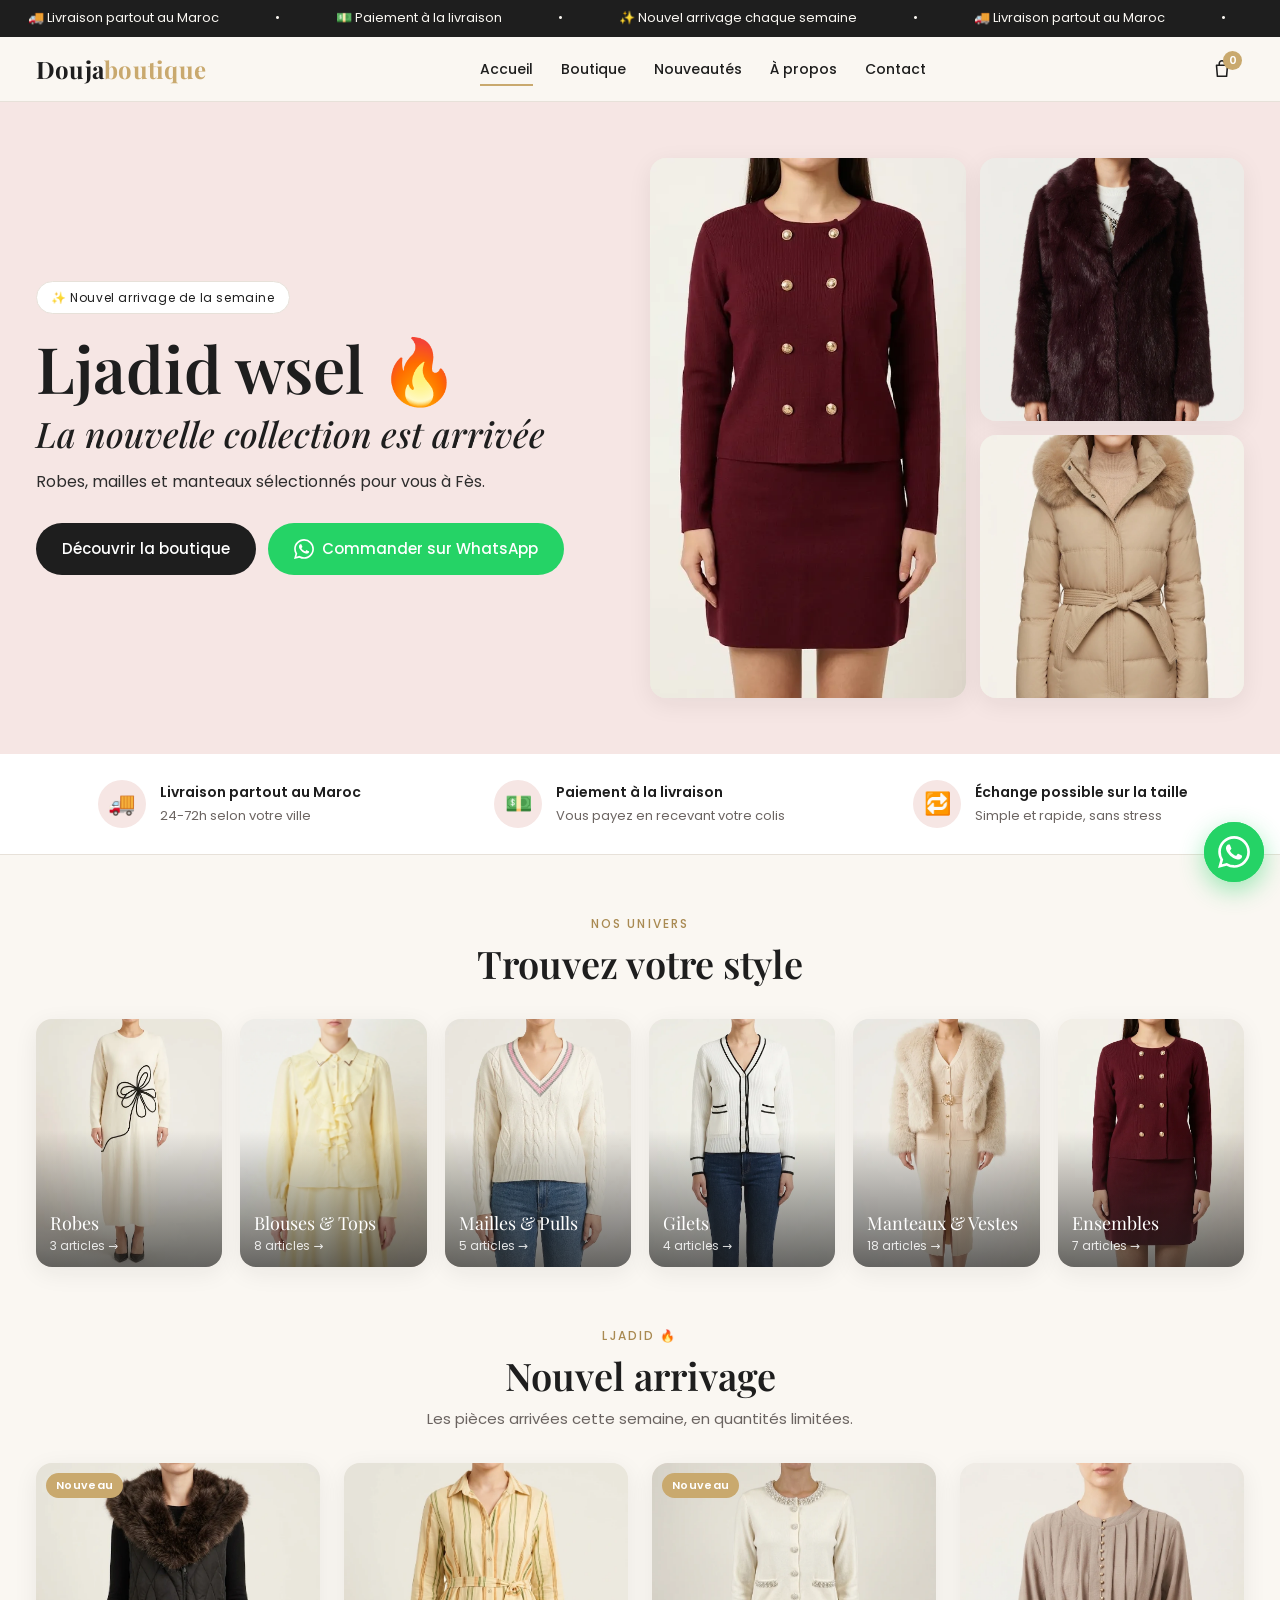
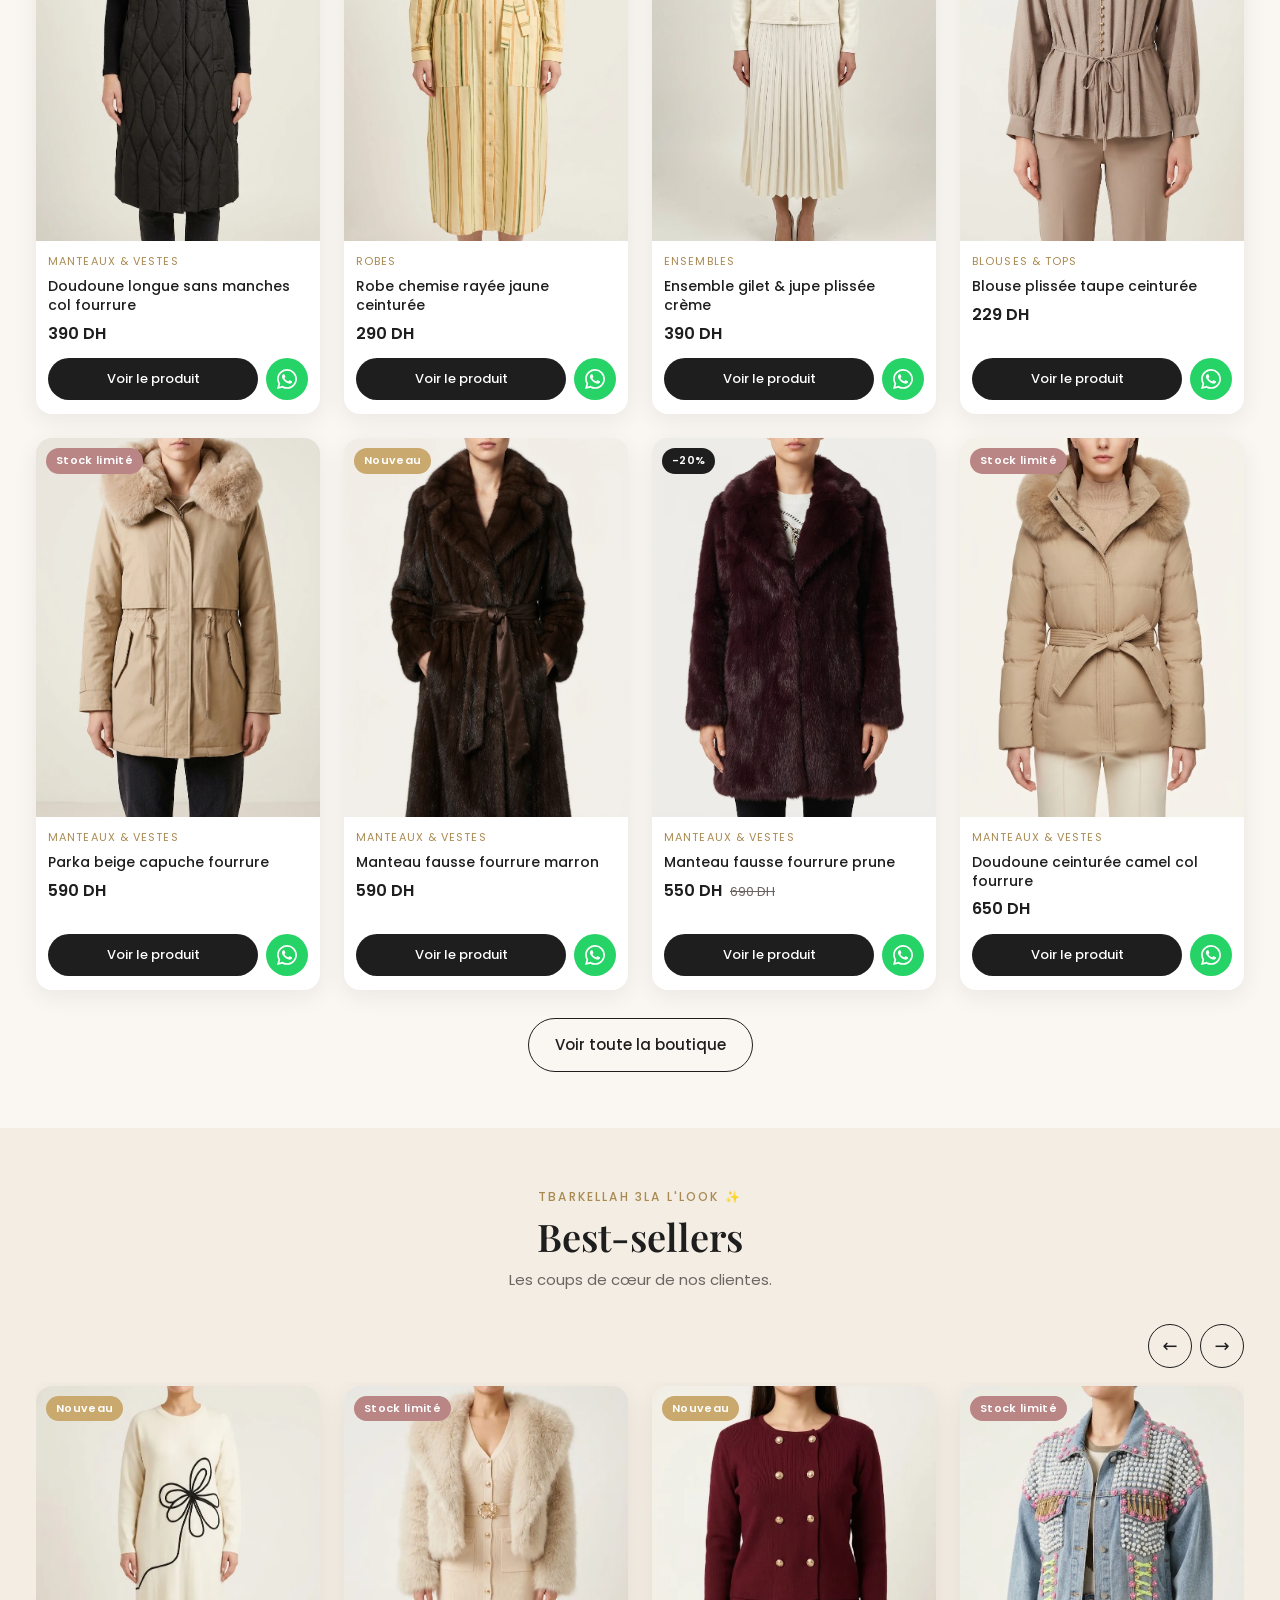
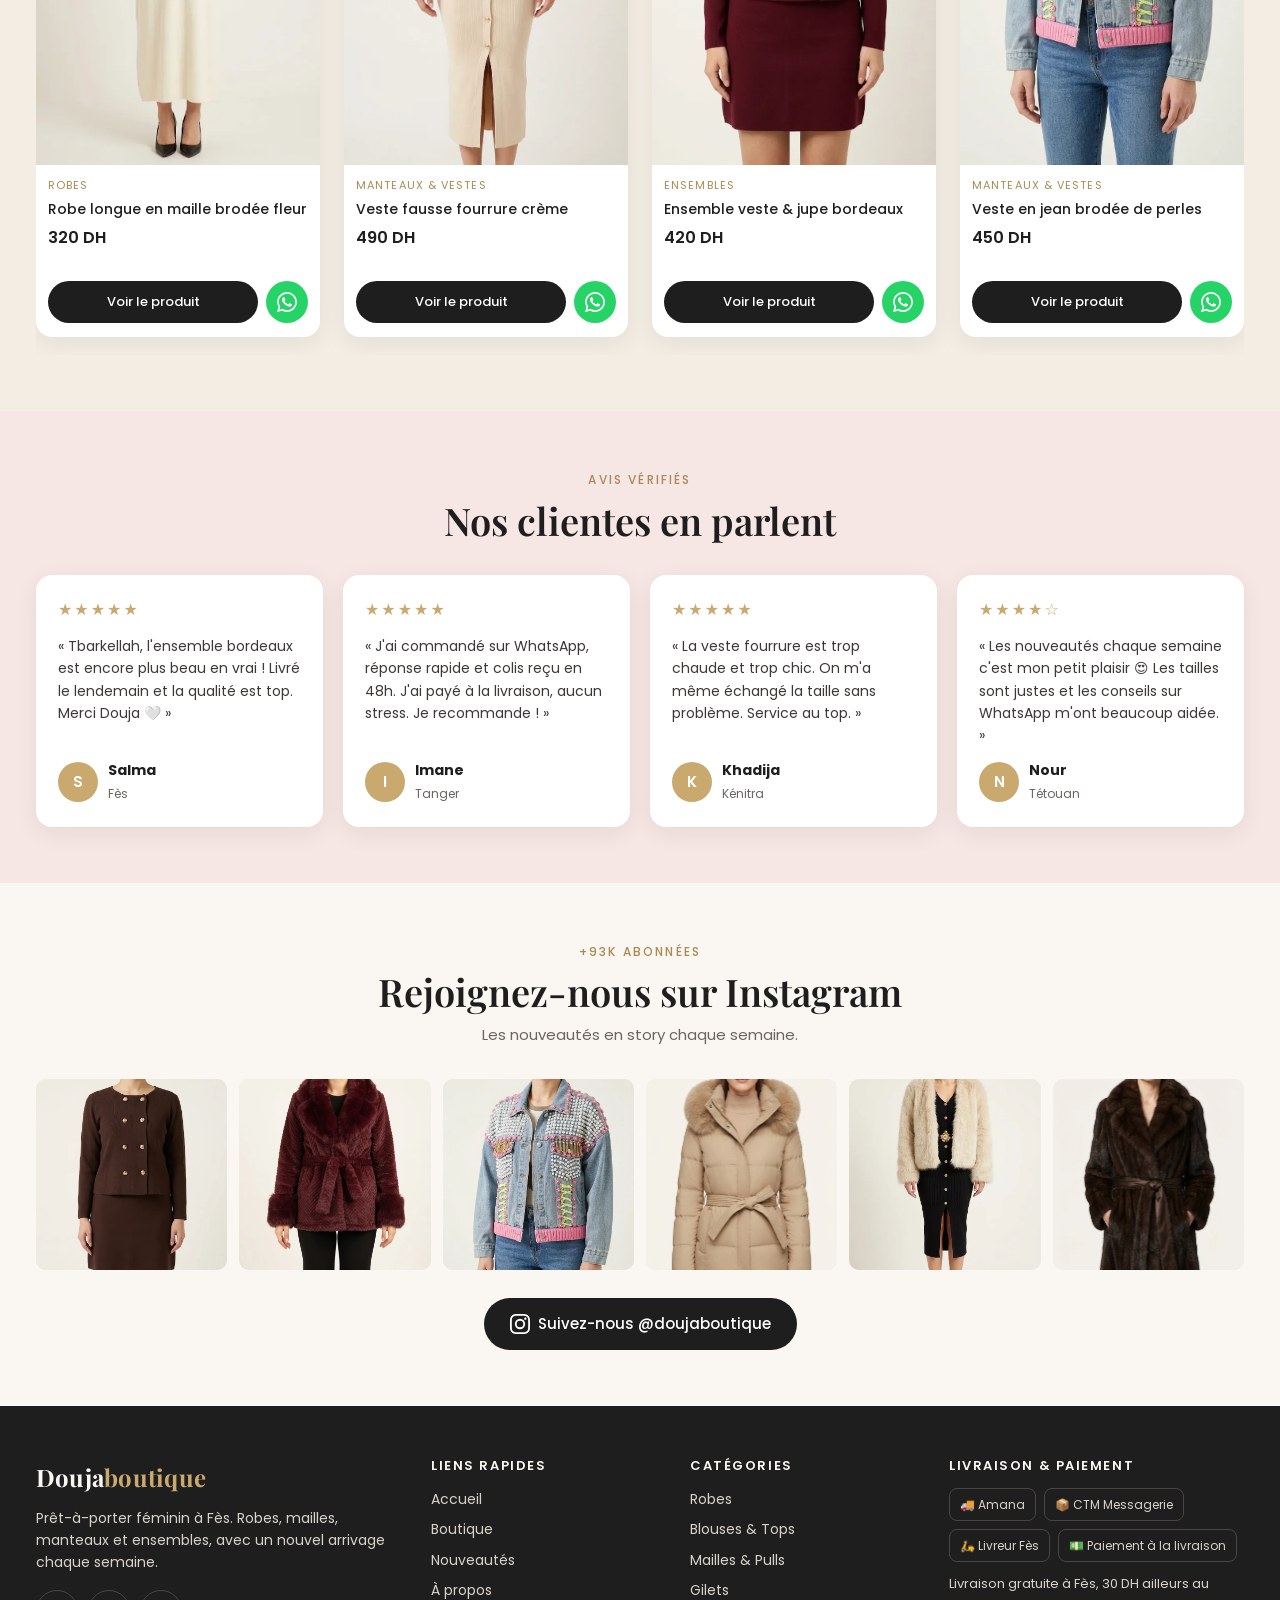
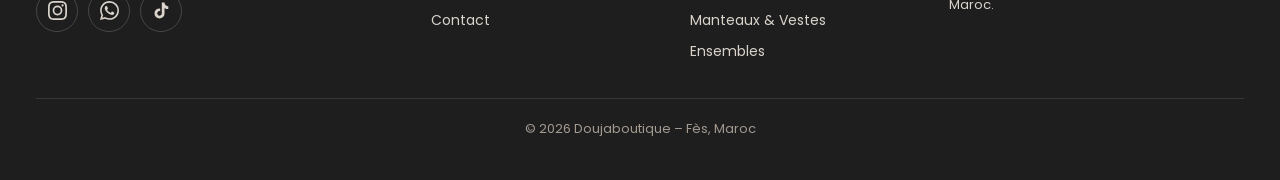
<file: index.html>
<!DOCTYPE html>
<html lang="fr">
<head>
  <meta charset="UTF-8" />
  <meta name="viewport" content="width=device-width, initial-scale=1, viewport-fit=cover" />
  <title>Doujaboutique – Prêt-à-porter féminin à Fès</title>
  <meta name="description" content="Doujaboutique, prêt-à-porter féminin à Fès : robes, blouses, mailles, gilets, manteaux et ensembles. Livraison partout au Maroc, paiement à la livraison." />
  <meta name="theme-color" content="#FAF7F2" />
  <!-- Polices Google : Playfair Display (titres) + Poppins (texte) -->
  <link rel="preconnect" href="https://fonts.googleapis.com" />
  <link rel="preconnect" href="https://fonts.gstatic.com" crossorigin />
  <link href="https://fonts.googleapis.com/css2?family=Playfair+Display:ital,wght@0,500;0,600;0,700;1,500&family=Poppins:wght@300;400;500;600&display=swap" rel="stylesheet" />
  <link rel="stylesheet" href="css/style.css" />
</head>
<!-- Le header, le footer, le panier, les modales et le bouton WhatsApp
     sont ajoutés automatiquement par js/app.js (identiques sur toutes les pages). -->
<body data-page="accueil">
  <main id="main">
    <section class="page active">

      <!-- Hero plein écran -->
      <div class="hero">
        <div class="media" id="heroMedia"></div>
        <div class="container hero-contenu">
        <div>
          <span class="hero-tag">✨ Nouvel arrivage de la semaine</span>
          <h1>Ljadid wsel 🔥<small>La nouvelle collection est arrivée</small></h1>
          <p>Robes, mailles et manteaux sélectionnés pour vous à Fès.</p>
          <div class="hero-btns">
            <a href="boutique.html" class="btn btn-blanc">Découvrir la boutique</a>
            <button class="btn btn-wa" data-wa-info>
              <svg viewBox="0 0 24 24" fill="currentColor"><use href="#ico-wa"/></svg> Commander sur WhatsApp
            </button>
          </div>
        </div>
        <!-- Mosaïque de photos (affichée sur grand écran) -->
        <div class="hero-mosaique" id="heroMosaique"></div>
      </div>
    </div>

    <!-- Bandeau des 3 garanties -->
      <div class="garanties">
        <div class="container garanties-grille">
          <div class="garantie"><div class="garantie-ico">🚚</div><div><strong>Livraison partout au Maroc</strong><span>24-72h selon votre ville</span></div></div>
          <div class="garantie"><div class="garantie-ico">💵</div><div><strong>Paiement à la livraison</strong><span>Vous payez en recevant votre colis</span></div></div>
          <div class="garantie"><div class="garantie-ico">🔁</div><div><strong>Échange possible sur la taille</strong><span>Simple et rapide, sans stress</span></div></div>
        </div>
      </div>

      <!-- Catégories -->
      <div class="section">
        <div class="container">
          <div class="section-head reveal">
            <span class="eyebrow">Nos univers</span>
            <h2>Trouvez votre style</h2>
          </div>
          <div class="cats-grille" id="grilleCategories"></div>
        </div>
      </div>

      <!-- Nouvel arrivage : 8 produits -->
      <div class="section" style="padding-top:0">
        <div class="container">
          <div class="section-head reveal">
            <span class="eyebrow">Ljadid 🔥</span>
            <h2>Nouvel arrivage</h2>
            <p>Les pièces arrivées cette semaine, en quantités limitées.</p>
          </div>
          <div class="grille-produits" id="grilleNouveautes"></div>
          <div class="centre" style="margin-top:28px">
            <a href="boutique.html" class="btn btn-contour">Voir toute la boutique</a>
          </div>
        </div>
      </div>

      <!-- Best-sellers : carrousel horizontal -->
      <div class="section" style="background:var(--creme-2)">
        <div class="container">
          <div class="section-head reveal">
            <span class="eyebrow">Tbarkellah 3la l'look ✨</span>
            <h2>Best-sellers</h2>
            <p>Les coups de cœur de nos clientes.</p>
          </div>
          <div class="carrousel-wrap">
            <div class="carrousel-nav">
              <button data-carrousel="-1" aria-label="Précédent">←</button>
              <button data-carrousel="1" aria-label="Suivant">→</button>
            </div>
            <div class="carrousel" id="carrouselBest"></div>
          </div>
        </div>
      </div>

      <!-- Avis clientes -->
      <div class="section avis-fond">
        <div class="container">
          <div class="section-head reveal">
            <span class="eyebrow">Avis vérifiés</span>
            <h2>Nos clientes en parlent</h2>
          </div>
          <div class="avis-grille" id="grilleAvis"></div>
        </div>
      </div>

      <!-- Instagram -->
      <div class="section">
        <div class="container">
          <div class="section-head reveal">
            <span class="eyebrow">+93K abonnées</span>
            <h2>Rejoignez-nous sur Instagram</h2>
            <p>Les nouveautés en story chaque semaine.</p>
          </div>
          <div class="insta-grille" id="grilleInsta"></div>
          <div class="centre">
            <a href="https://www.instagram.com/doujaboutique/" target="_blank" rel="noopener" class="btn btn-noir">
              <svg viewBox="0 0 24 24" fill="currentColor"><use href="#ico-insta"/></svg> Suivez-nous @doujaboutique
            </a>
          </div>
        </div>
      </div>
    </section>
  </main>
  <script src="js/donnees.js"></script>
  <script src="js/app.js"></script>
</body>
</html>
</file>
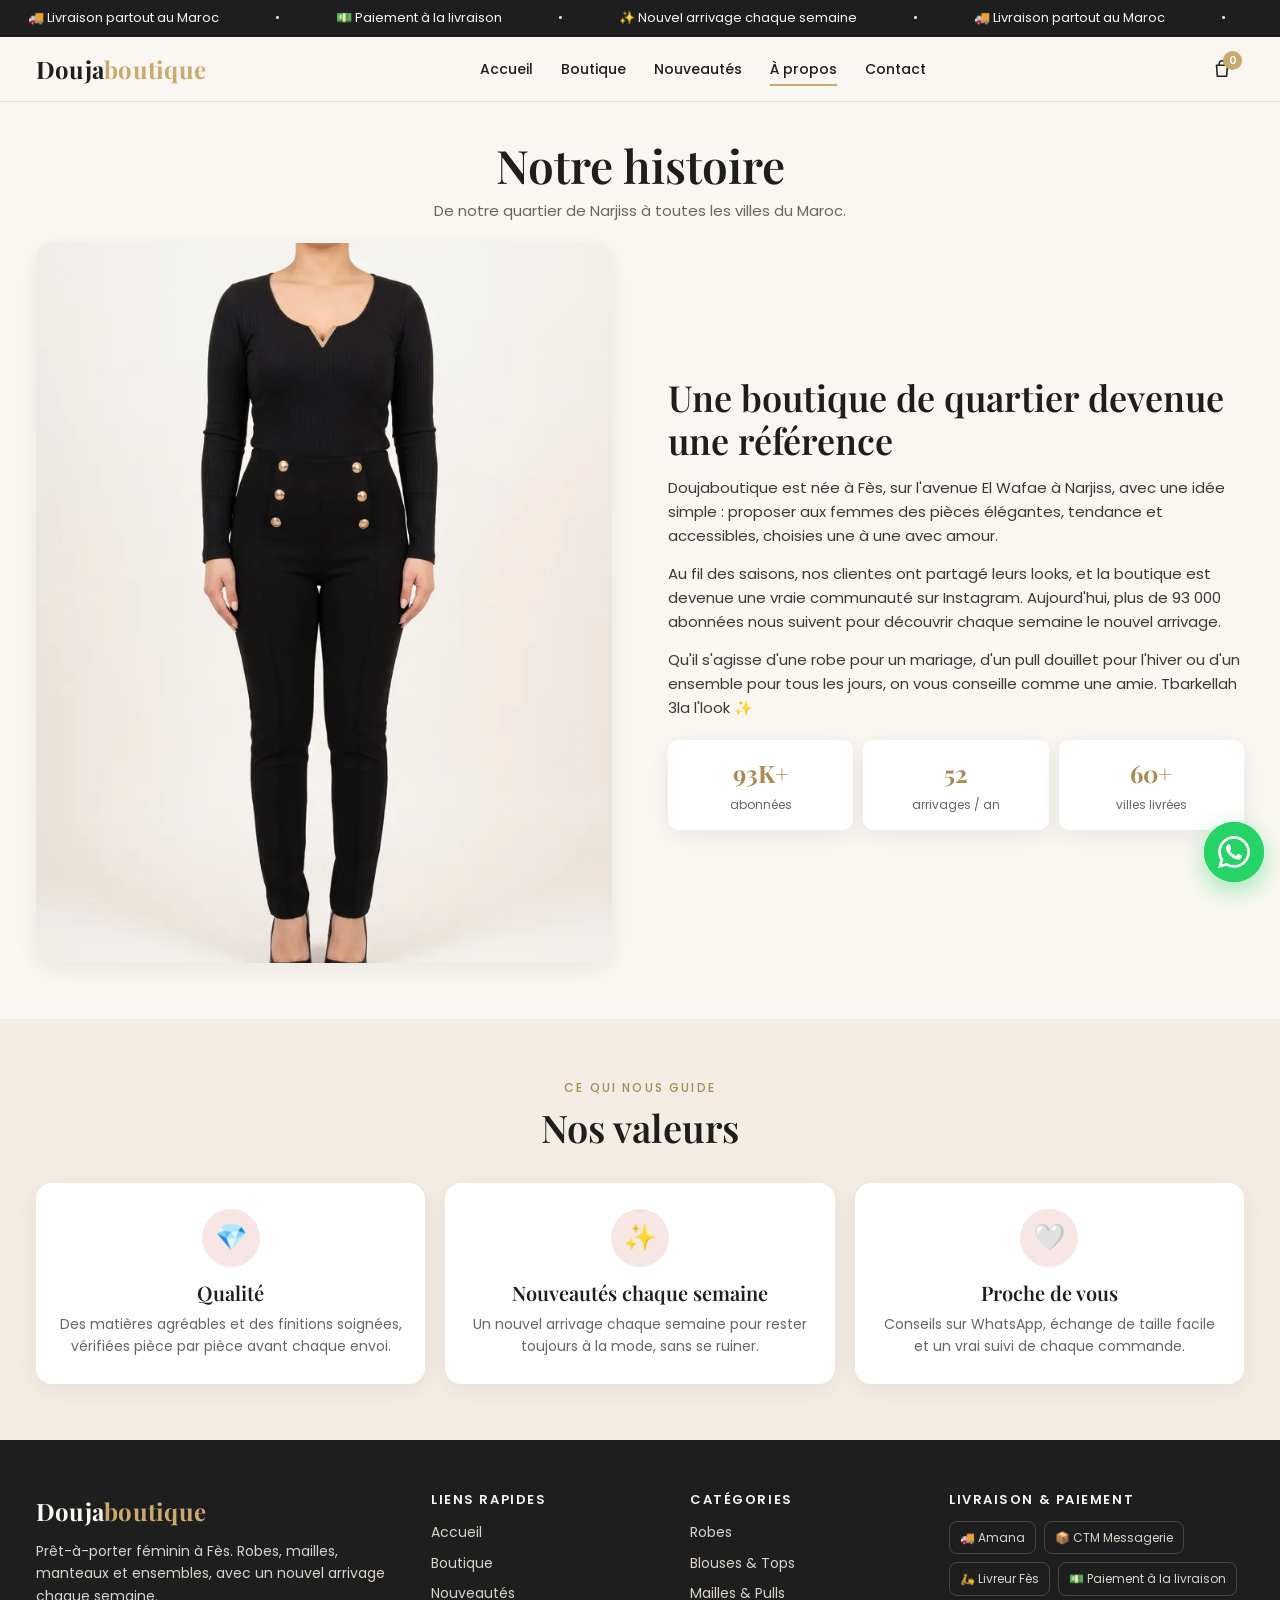
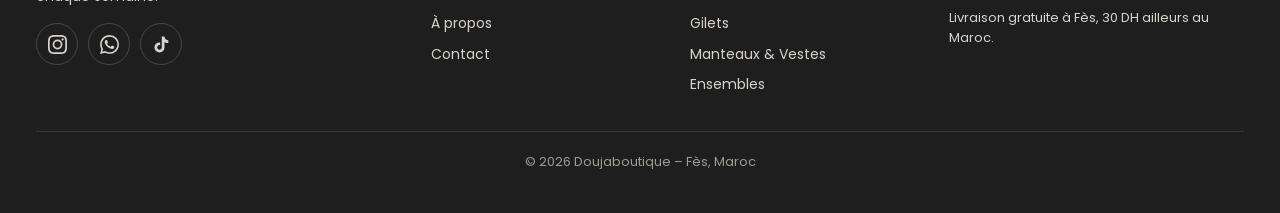
<file: apropos.html>
<!DOCTYPE html>
<html lang="fr">
<head>
  <meta charset="UTF-8" />
  <meta name="viewport" content="width=device-width, initial-scale=1, viewport-fit=cover" />
  <title>À propos – Doujaboutique</title>
  <meta name="description" content="Doujaboutique, prêt-à-porter féminin à Fès : robes, blouses, mailles, gilets, manteaux et ensembles. Livraison partout au Maroc, paiement à la livraison." />
  <meta name="theme-color" content="#FAF7F2" />
  <!-- Polices Google : Playfair Display (titres) + Poppins (texte) -->
  <link rel="preconnect" href="https://fonts.googleapis.com" />
  <link rel="preconnect" href="https://fonts.gstatic.com" crossorigin />
  <link href="https://fonts.googleapis.com/css2?family=Playfair+Display:ital,wght@0,500;0,600;0,700;1,500&family=Poppins:wght@300;400;500;600&display=swap" rel="stylesheet" />
  <link rel="stylesheet" href="css/style.css" />
</head>
<!-- Le header, le footer, le panier, les modales et le bouton WhatsApp
     sont ajoutés automatiquement par js/app.js (identiques sur toutes les pages). -->
<body data-page="apropos">
  <main id="main">
    <section class="page active">
      <div class="container">
        <div class="page-titre">
          <h1>Notre histoire</h1>
          <p>De notre quartier de Narjiss à toutes les villes du Maroc.</p>
        </div>
        <div class="apropos-grille" style="padding-bottom:56px">
          <div class="media reveal" id="photoBoutique"></div>
          <div class="apropos-texte reveal">
            <h2>Une boutique de quartier devenue une référence</h2>
            <p>Doujaboutique est née à Fès, sur l'avenue El Wafae à Narjiss, avec une idée simple : proposer aux femmes des pièces élégantes, tendance et accessibles, choisies une à une avec amour.</p>
            <p>Au fil des saisons, nos clientes ont partagé leurs looks, et la boutique est devenue une vraie communauté sur Instagram. Aujourd'hui, plus de 93 000 abonnées nous suivent pour découvrir chaque semaine le nouvel arrivage.</p>
            <p>Qu'il s'agisse d'une robe pour un mariage, d'un pull douillet pour l'hiver ou d'un ensemble pour tous les jours, on vous conseille comme une amie. Tbarkellah 3la l'look ✨</p>
            <div class="chiffres">
              <div class="chiffre"><strong>93K+</strong><span>abonnées</span></div>
              <div class="chiffre"><strong>52</strong><span>arrivages / an</span></div>
              <div class="chiffre"><strong>60+</strong><span>villes livrées</span></div>
            </div>
          </div>
        </div>
      </div>
      <div class="section" style="background:var(--creme-2)">
        <div class="container">
          <div class="section-head reveal">
            <span class="eyebrow">Ce qui nous guide</span>
            <h2>Nos valeurs</h2>
          </div>
          <div class="valeurs">
            <div class="valeur reveal"><div class="garantie-ico">💎</div><h3>Qualité</h3><p>Des matières agréables et des finitions soignées, vérifiées pièce par pièce avant chaque envoi.</p></div>
            <div class="valeur reveal"><div class="garantie-ico">✨</div><h3>Nouveautés chaque semaine</h3><p>Un nouvel arrivage chaque semaine pour rester toujours à la mode, sans se ruiner.</p></div>
            <div class="valeur reveal"><div class="garantie-ico">🤍</div><h3>Proche de vous</h3><p>Conseils sur WhatsApp, échange de taille facile et un vrai suivi de chaque commande.</p></div>
          </div>
        </div>
      </div>
    </section>
  </main>
  <script src="js/donnees.js"></script>
  <script src="js/app.js"></script>
</body>
</html>
</file>
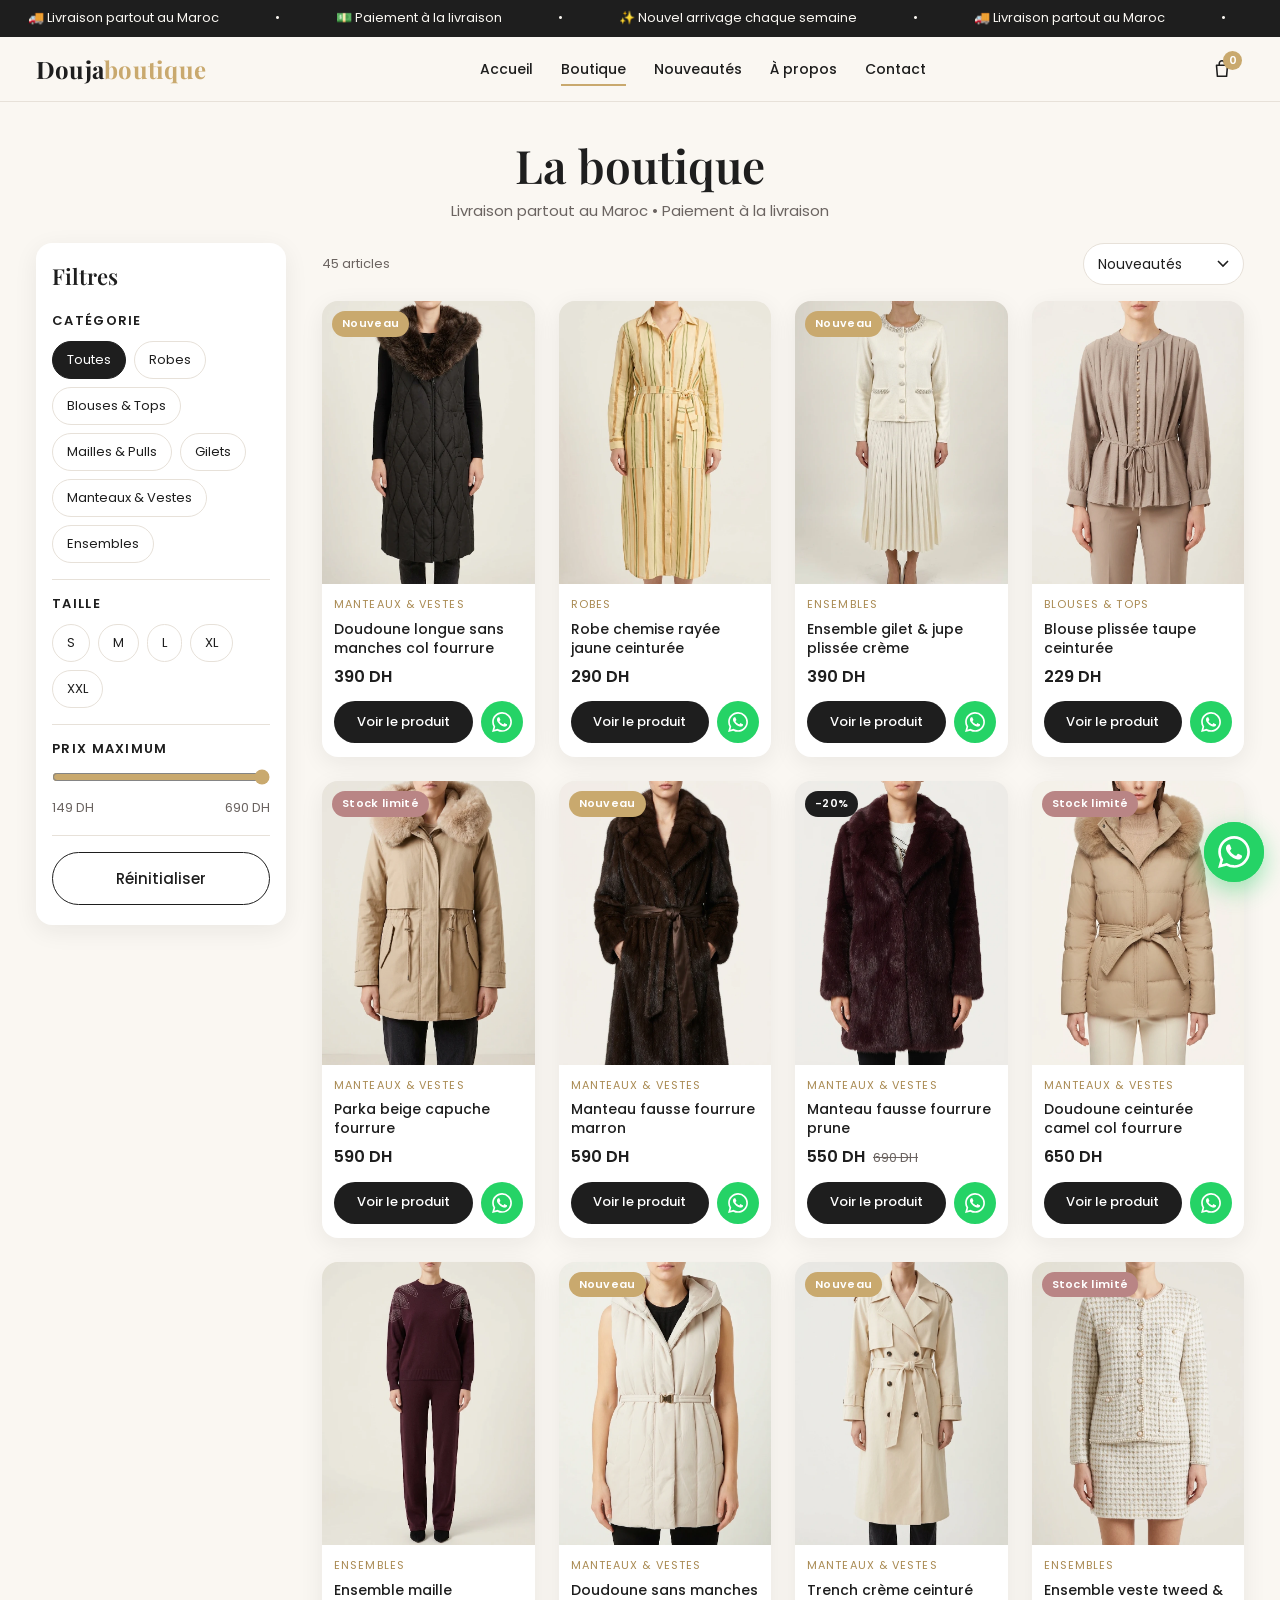
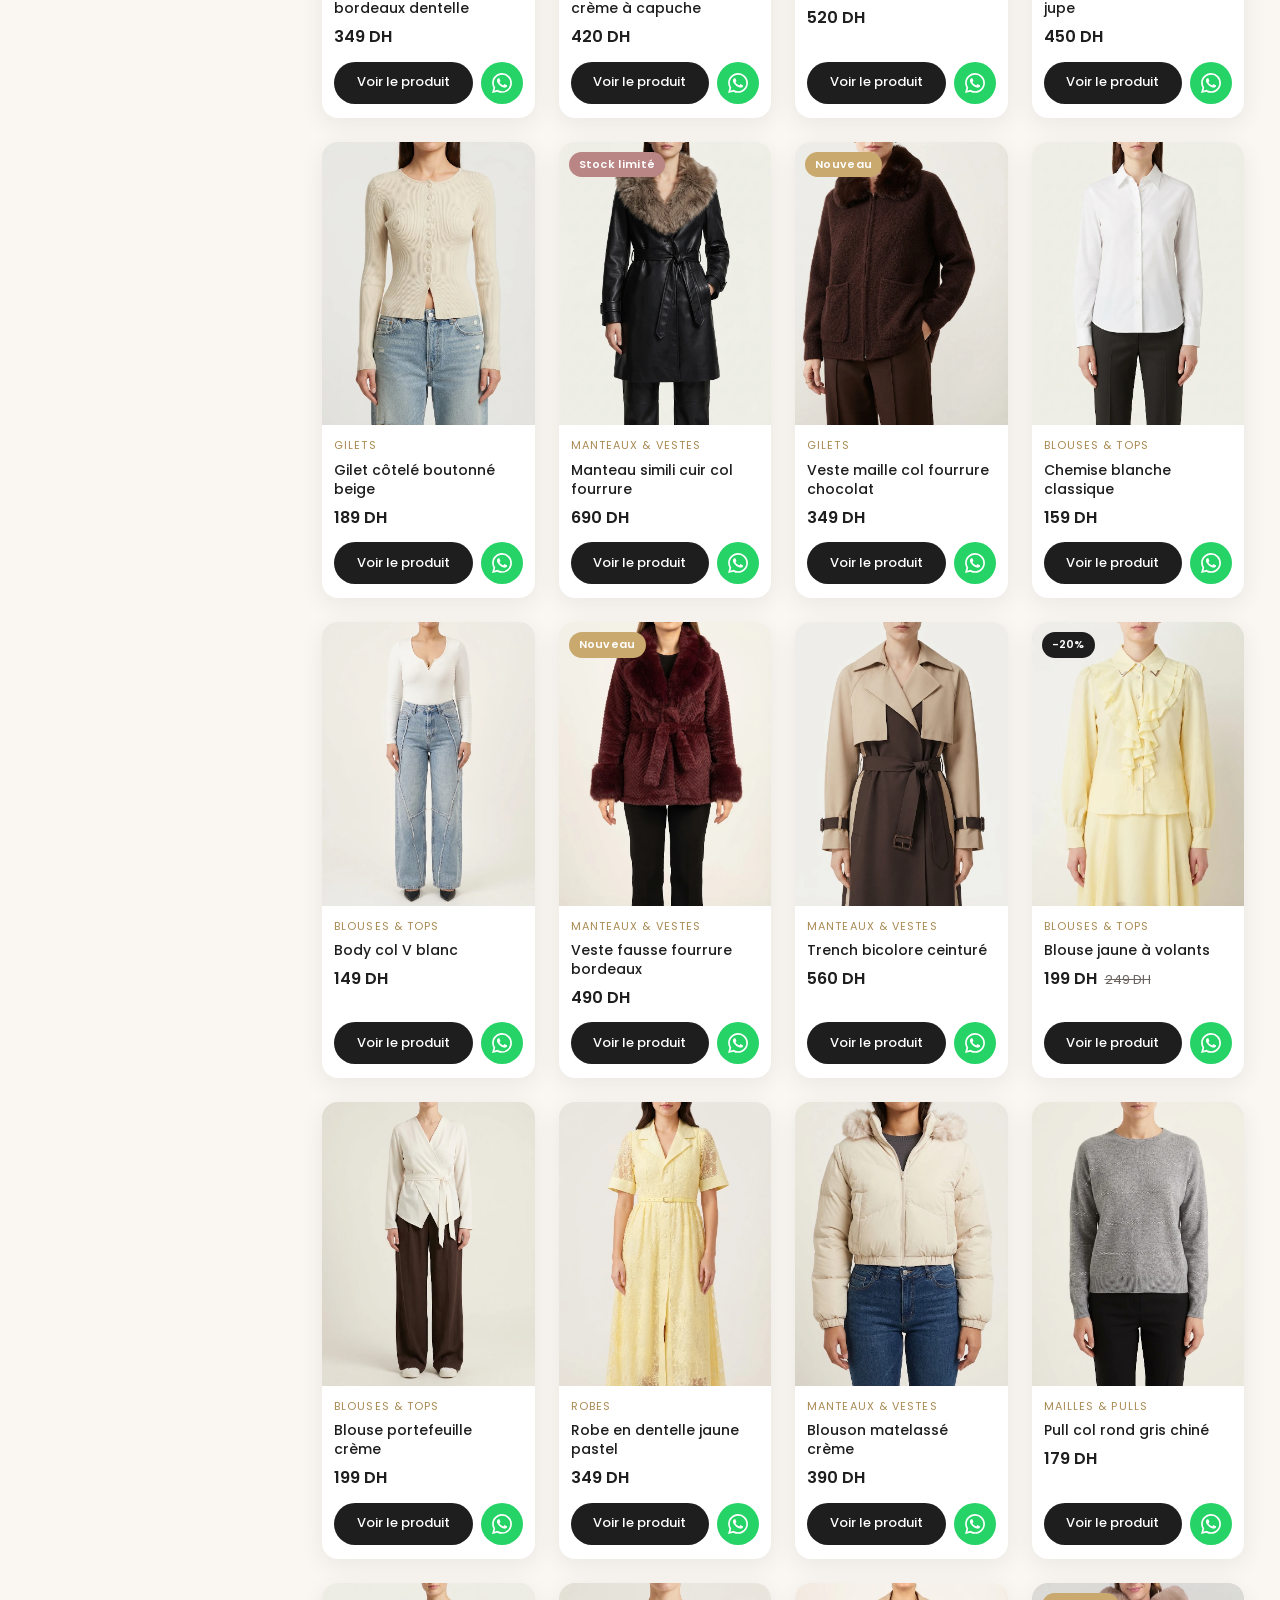
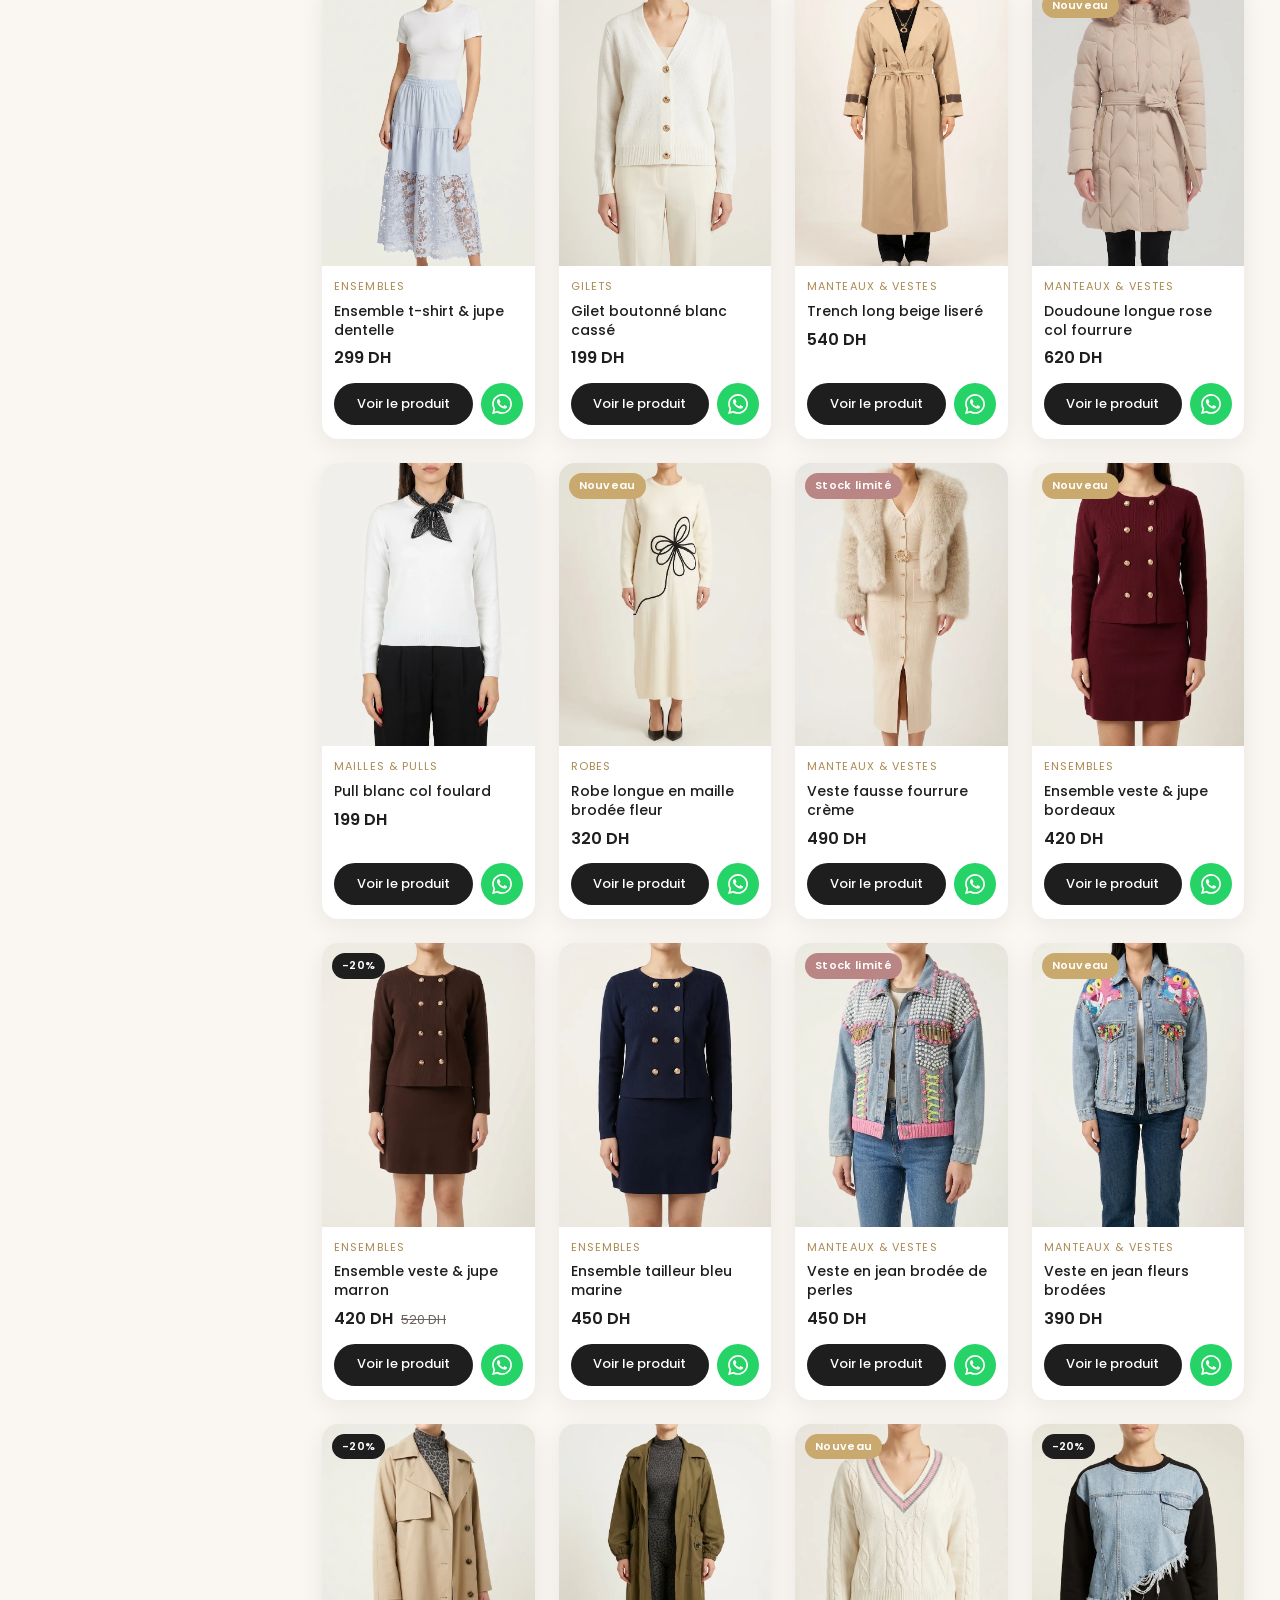
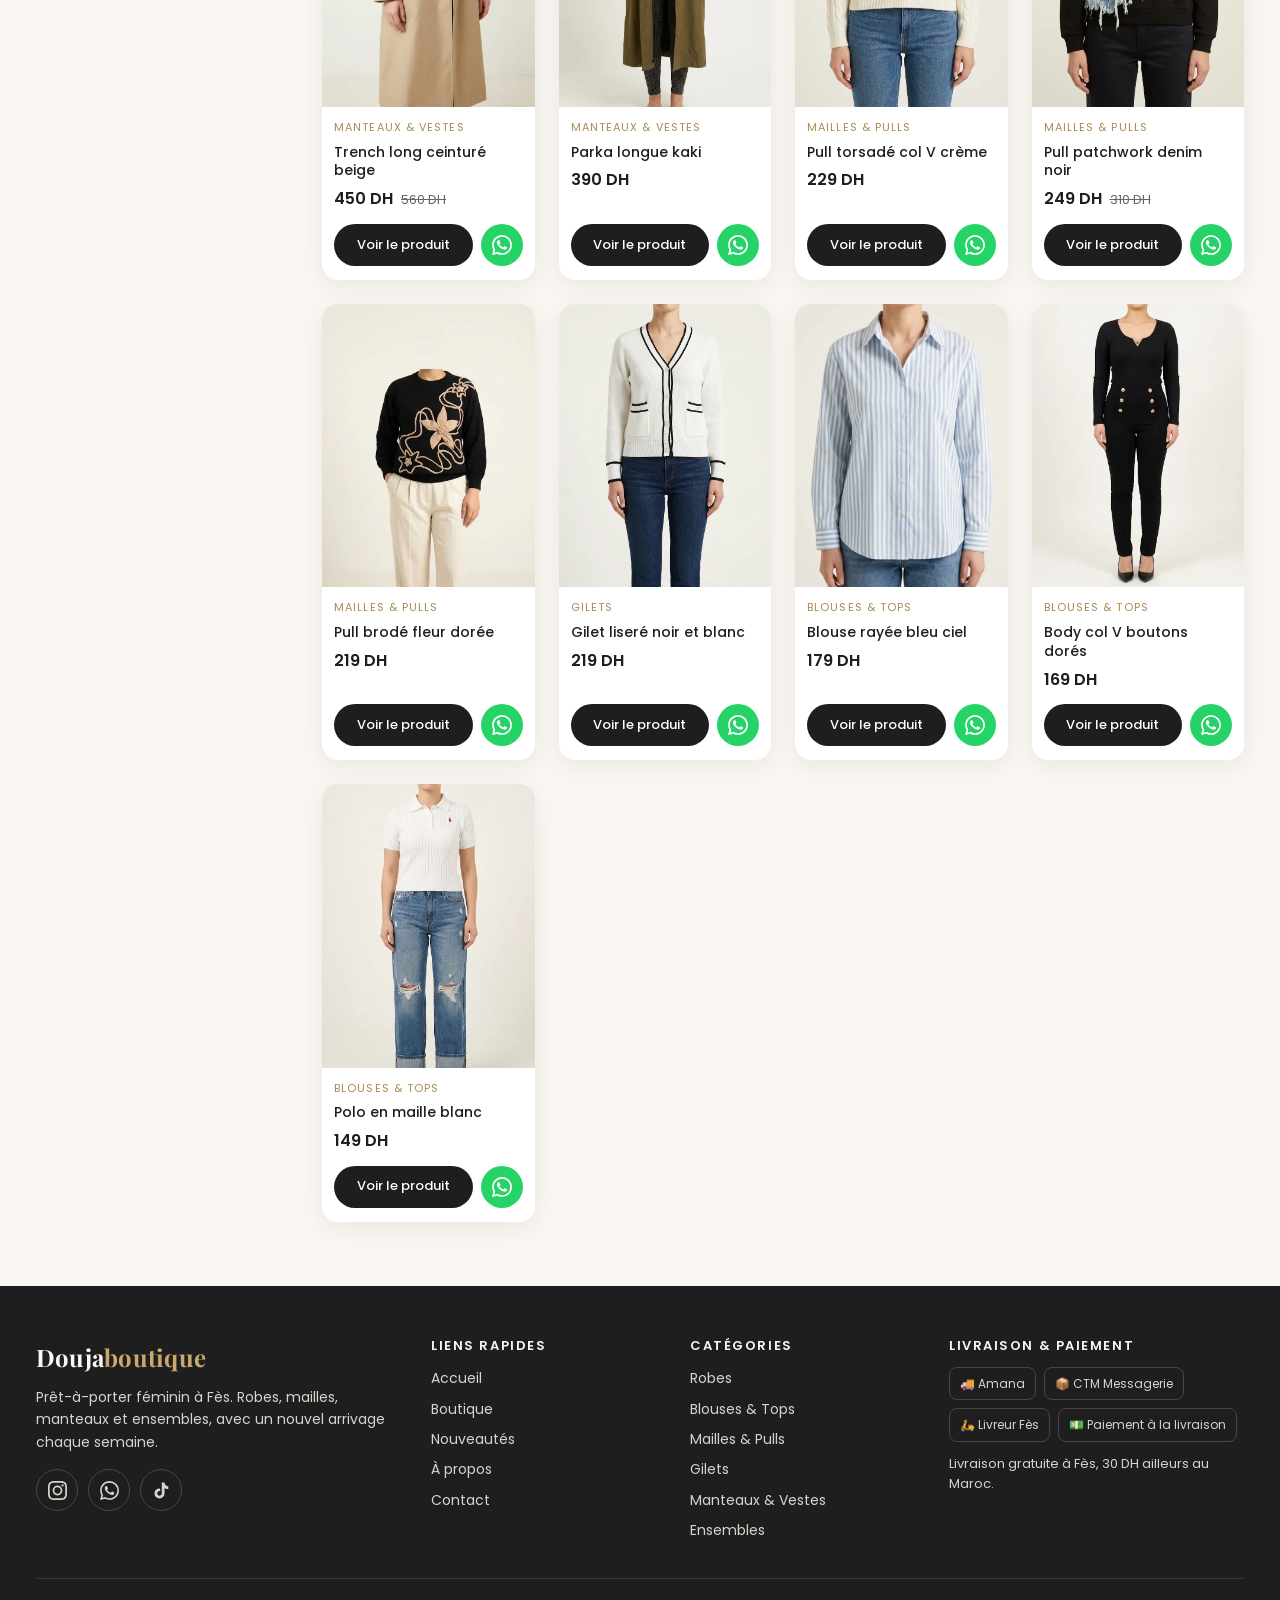
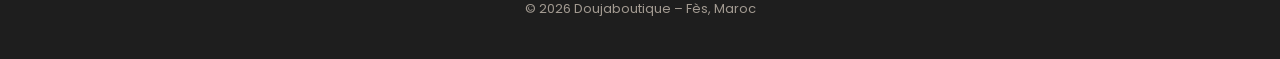
<file: boutique.html>
<!DOCTYPE html>
<html lang="fr">
<head>
  <meta charset="UTF-8" />
  <meta name="viewport" content="width=device-width, initial-scale=1, viewport-fit=cover" />
  <title>Boutique – Doujaboutique</title>
  <meta name="description" content="Doujaboutique, prêt-à-porter féminin à Fès : robes, blouses, mailles, gilets, manteaux et ensembles. Livraison partout au Maroc, paiement à la livraison." />
  <meta name="theme-color" content="#FAF7F2" />
  <!-- Polices Google : Playfair Display (titres) + Poppins (texte) -->
  <link rel="preconnect" href="https://fonts.googleapis.com" />
  <link rel="preconnect" href="https://fonts.gstatic.com" crossorigin />
  <link href="https://fonts.googleapis.com/css2?family=Playfair+Display:ital,wght@0,500;0,600;0,700;1,500&family=Poppins:wght@300;400;500;600&display=swap" rel="stylesheet" />
  <link rel="stylesheet" href="css/style.css" />
</head>
<!-- Le header, le footer, le panier, les modales et le bouton WhatsApp
     sont ajoutés automatiquement par js/app.js (identiques sur toutes les pages). -->
<body data-page="boutique">
  <main id="main">
    <section class="page active">
      <div class="container">
        <div class="page-titre">
          <h1 id="titreBoutique">La boutique</h1>
          <p>Livraison partout au Maroc • Paiement à la livraison</p>
        </div>

        <div class="boutique-layout">
          <!-- Panneau de filtres (tiroir sur mobile, colonne sur desktop) -->
          <aside class="filtres" id="panneauFiltres" aria-label="Filtres">
            <div class="filtres-entete">
              <h3>Filtres</h3>
              <button class="fermer fermer-filtres" data-fermer-filtres aria-label="Fermer les filtres">×</button>
            </div>
            <div class="filtre-bloc">
              <h4>Catégorie</h4>
              <div class="puces" id="filtreCategories"></div>
            </div>
            <div class="filtre-bloc">
              <h4>Taille</h4>
              <div class="puces" id="filtreTailles"></div>
            </div>
            <div class="filtre-bloc">
              <h4>Prix maximum</h4>
              <input type="range" class="prix-range" id="filtrePrix" min="149" max="690" step="10" value="690" />
              <div class="prix-valeurs"><span id="prixMinLabel">149 DH</span><span id="prixMaxLabel">690 DH</span></div>
            </div>
            <div class="filtres-pied">
              <button class="btn btn-contour" id="btnReinitFiltres">Réinitialiser</button>
              <button class="btn btn-noir" data-fermer-filtres>Voir les produits</button>
            </div>
          </aside>

          <div>
            <div class="barre-outils">
              <button class="btn-filtres" id="btnOuvrirFiltres">
                <svg width="18" height="18" viewBox="0 0 24 24" fill="none" stroke="currentColor" stroke-width="1.8" stroke-linecap="round"><path d="M4 6h16M7 12h10M10 18h4"/></svg>
                Filtres
              </button>
              <span class="resultats" id="nbResultats"></span>
              <select class="select" id="triProduits" aria-label="Trier">
                <option value="nouveautes">Nouveautés</option>
                <option value="prix-asc">Prix croissant</option>
                <option value="prix-desc">Prix décroissant</option>
              </select>
            </div>
            <div class="grille-produits" id="grilleBoutique"></div>
          </div>
        </div>
      </div>
    </section>
  </main>
  <script src="js/donnees.js"></script>
  <script src="js/app.js"></script>
</body>
</html>
</file>
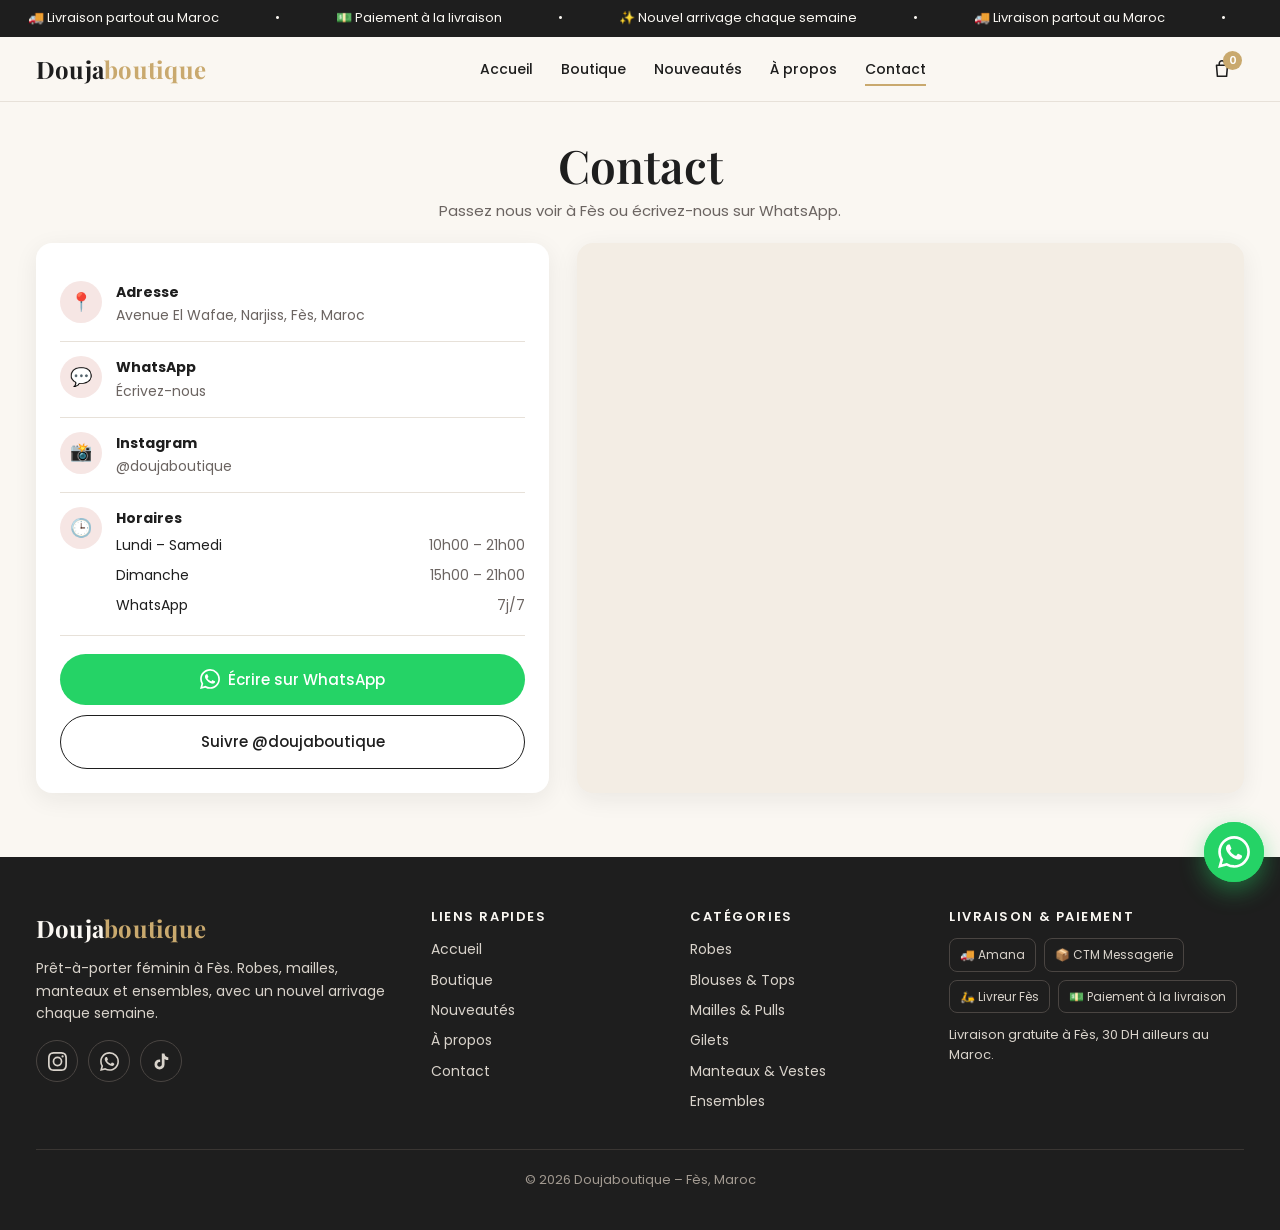
<file: contact.html>
<!DOCTYPE html>
<html lang="fr">
<head>
  <meta charset="UTF-8" />
  <meta name="viewport" content="width=device-width, initial-scale=1, viewport-fit=cover" />
  <title>Contact – Doujaboutique</title>
  <meta name="description" content="Doujaboutique, prêt-à-porter féminin à Fès : robes, blouses, mailles, gilets, manteaux et ensembles. Livraison partout au Maroc, paiement à la livraison." />
  <meta name="theme-color" content="#FAF7F2" />
  <!-- Polices Google : Playfair Display (titres) + Poppins (texte) -->
  <link rel="preconnect" href="https://fonts.googleapis.com" />
  <link rel="preconnect" href="https://fonts.gstatic.com" crossorigin />
  <link href="https://fonts.googleapis.com/css2?family=Playfair+Display:ital,wght@0,500;0,600;0,700;1,500&family=Poppins:wght@300;400;500;600&display=swap" rel="stylesheet" />
  <link rel="stylesheet" href="css/style.css" />
</head>
<!-- Le header, le footer, le panier, les modales et le bouton WhatsApp
     sont ajoutés automatiquement par js/app.js (identiques sur toutes les pages). -->
<body data-page="contact">
  <main id="main">
    <section class="page active">
      <div class="container">
        <div class="page-titre">
          <h1>Contact</h1>
          <p>Passez nous voir à Fès ou écrivez-nous sur WhatsApp.</p>
        </div>
        <div class="contact-grille">
          <div class="contact-carte">
            <div class="contact-ligne"><div class="garantie-ico">📍</div><div><strong>Adresse</strong><span>Avenue El Wafae, Narjiss, Fès, Maroc</span></div></div>
            <div class="contact-ligne"><div class="garantie-ico">💬</div><div><strong>WhatsApp</strong><a href="#" data-wa-info id="lienWaContact">Écrivez-nous</a></div></div>
            <div class="contact-ligne"><div class="garantie-ico">📸</div><div><strong>Instagram</strong><a href="https://www.instagram.com/doujaboutique/" target="_blank" rel="noopener">@doujaboutique</a></div></div>
            <div class="contact-ligne">
              <div class="garantie-ico">🕒</div>
              <div style="flex:1">
                <strong>Horaires</strong>
                <table class="horaires">
                  <tr><td>Lundi – Samedi</td><td>10h00 – 21h00</td></tr>
                  <tr><td>Dimanche</td><td>15h00 – 21h00</td></tr>
                  <tr><td>WhatsApp</td><td>7j/7</td></tr>
                </table>
              </div>
            </div>
            <div class="contact-btns">
              <button class="btn btn-wa btn-bloc" data-wa-info>
                <svg viewBox="0 0 24 24" fill="currentColor"><use href="#ico-wa"/></svg> Écrire sur WhatsApp
              </button>
              <a class="btn btn-contour btn-bloc" href="https://www.instagram.com/doujaboutique/" target="_blank" rel="noopener">Suivre @doujaboutique</a>
            </div>
          </div>
          <div class="carte-map">
            <iframe title="Doujaboutique sur Google Maps" loading="lazy" referrerpolicy="no-referrer-when-downgrade"
              src="https://www.google.com/maps?q=Avenue%20El%20Wafae%2C%20Narjiss%2C%20F%C3%A8s%2C%20Maroc&output=embed"></iframe>
          </div>
        </div>
      </div>
    </section>
  </main>
  <script src="js/donnees.js"></script>
  <script src="js/app.js"></script>
</body>
</html>
</file>
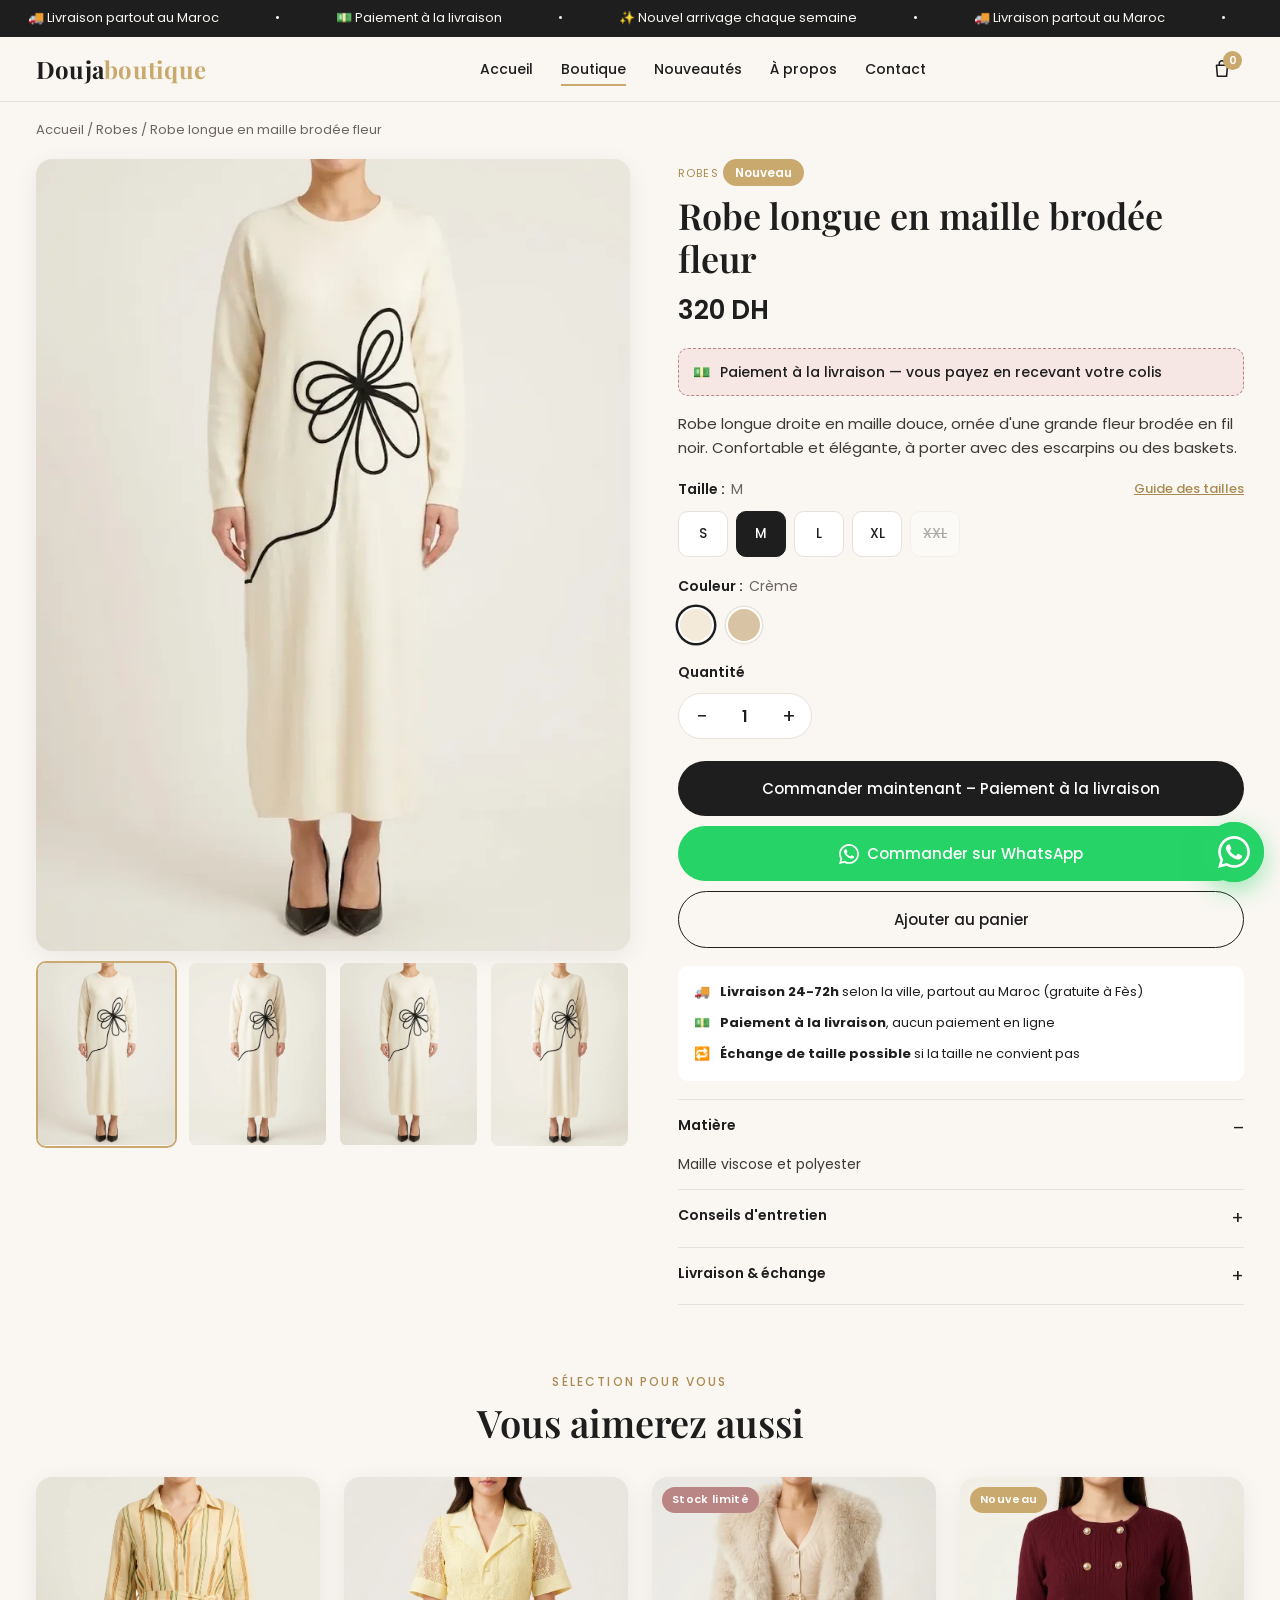
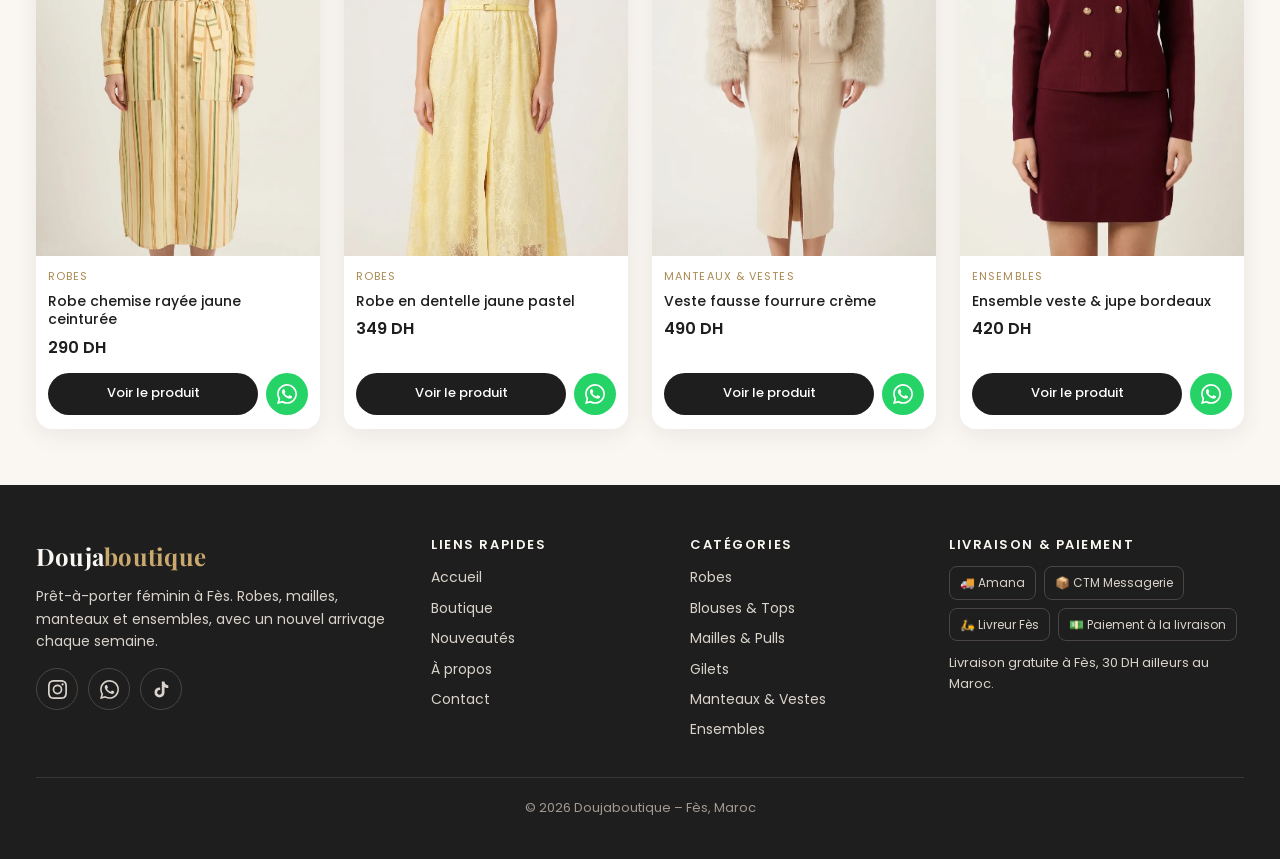
<file: produit.html>
<!DOCTYPE html>
<html lang="fr">
<head>
  <meta charset="UTF-8" />
  <meta name="viewport" content="width=device-width, initial-scale=1, viewport-fit=cover" />
  <title>Produit – Doujaboutique</title>
  <meta name="description" content="Doujaboutique, prêt-à-porter féminin à Fès : robes, blouses, mailles, gilets, manteaux et ensembles. Livraison partout au Maroc, paiement à la livraison." />
  <meta name="theme-color" content="#FAF7F2" />
  <!-- Polices Google : Playfair Display (titres) + Poppins (texte) -->
  <link rel="preconnect" href="https://fonts.googleapis.com" />
  <link rel="preconnect" href="https://fonts.gstatic.com" crossorigin />
  <link href="https://fonts.googleapis.com/css2?family=Playfair+Display:ital,wght@0,500;0,600;0,700;1,500&family=Poppins:wght@300;400;500;600&display=swap" rel="stylesheet" />
  <link rel="stylesheet" href="css/style.css" />
</head>
<!-- Le header, le footer, le panier, les modales et le bouton WhatsApp
     sont ajoutés automatiquement par js/app.js (identiques sur toutes les pages). -->
<body data-page="produit">
  <main id="main">
    <section class="page active">
      <div class="container" id="ficheProduit"></div>
      <div class="section" style="padding-top:24px">
        <div class="container">
          <div class="section-head">
            <span class="eyebrow">Sélection pour vous</span>
            <h2>Vous aimerez aussi</h2>
          </div>
          <div class="grille-produits" id="grilleSimilaires"></div>
        </div>
      </div>
    </section>
  </main>
  <script src="js/donnees.js"></script>
  <script src="js/app.js"></script>
</body>
</html>
</file>
<file: css/style.css>
/* Doujaboutique — feuille de style partagée par toutes les pages */
/* =========================================================
   1. VARIABLES & BASE
   ========================================================= */
:root {
  --creme: #FAF7F2;
  --creme-2: #F3EDE4;
  --rose: #E8C4C4;
  --rose-clair: #F6E6E4;
  --rose-fonce: #B98585;
  --noir: #1E1E1E;
  --gris: #6B6461;
  --gris-clair: #E7E1D9;
  --or: #C9A96E;
  --or-fonce: #A98A52;
  --vert-wa: #25D366;
  --vert-wa-fonce: #1DA851;
  --blanc: #FFFFFF;
  --danger: #C0504D;

  --radius: 16px;
  --radius-sm: 10px;
  --ombre: 0 6px 24px rgba(30, 30, 30, .07);
  --ombre-forte: 0 14px 40px rgba(30, 30, 30, .14);
  --titre: "Playfair Display", Georgia, serif;
  --texte: "Poppins", system-ui, -apple-system, "Segoe UI", sans-serif;
  --header-h: 64px;
}

*, *::before, *::after { box-sizing: border-box; margin: 0; padding: 0; }
html { scroll-behavior: smooth; -webkit-text-size-adjust: 100%; }
body {
  font-family: var(--texte);
  color: var(--noir);
  background: var(--creme);
  line-height: 1.6;
  font-size: 15px;
  overflow-x: hidden;
}
body.no-scroll { overflow: hidden; }
img { display: block; max-width: 100%; }
a { color: inherit; text-decoration: none; }
button { font-family: inherit; cursor: pointer; border: none; background: none; color: inherit; }
input, select, textarea { font-family: inherit; font-size: 16px; color: var(--noir); }
h1, h2, h3, h4 { font-family: var(--titre); font-weight: 600; line-height: 1.2; }

.container { width: 100%; max-width: 1240px; margin: 0 auto; padding: 0 16px; }
.section { padding: 56px 0; }
.section-head { text-align: center; margin-bottom: 32px; }
.section-head .eyebrow {
  display: inline-block; font-size: 12px; letter-spacing: .18em; text-transform: uppercase;
  color: var(--or-fonce); font-weight: 500; margin-bottom: 8px;
}
.section-head h2 { font-size: clamp(26px, 5vw, 38px); }
.section-head p { color: var(--gris); margin-top: 8px; }

/* Boutons */
.btn {
  display: inline-flex; align-items: center; justify-content: center; gap: 8px;
  padding: 14px 26px; border-radius: 999px; font-weight: 500; font-size: 15px;
  transition: transform .2s, box-shadow .2s, background .2s, color .2s;
  white-space: nowrap;
}
.btn:active { transform: scale(.98); }
.btn-noir { background: var(--noir); color: var(--blanc); }
.btn-noir:hover { background: #333; box-shadow: var(--ombre); }
.btn-blanc { background: var(--blanc); color: var(--noir); }
.btn-blanc:hover { box-shadow: var(--ombre-forte); }
.btn-wa { background: var(--vert-wa); color: var(--blanc); }
.btn-wa:hover { background: var(--vert-wa-fonce); box-shadow: 0 8px 24px rgba(37, 211, 102, .35); }
.btn-contour { border: 1.5px solid var(--noir); color: var(--noir); }
.btn-contour:hover { background: var(--noir); color: var(--blanc); }
.btn-bloc { width: 100%; }
.btn svg { width: 20px; height: 20px; flex-shrink: 0; }

/* Badges */
.badge {
  position: absolute; top: 10px; left: 10px; z-index: 2;
  padding: 4px 10px; border-radius: 999px; font-size: 11px; font-weight: 600;
  letter-spacing: .03em; background: var(--or); color: var(--blanc);
}
.badge.promo { background: var(--noir); }
.badge.stock { background: var(--rose-fonce); }

/* Animation d'apparition au scroll */
.reveal { opacity: 0; transform: translateY(24px); transition: opacity .7s ease, transform .7s ease; }
.reveal.visible { opacity: 1; transform: none; }
@media (prefers-reduced-motion: reduce) {
  .reveal { opacity: 1; transform: none; transition: none; }
  .annonce-piste { animation: none !important; }
}

/* =========================================================
   2. IMAGES AVEC REPLI (si la photo ne charge pas)
   ========================================================= */
.media {
  position: relative; overflow: hidden; background: linear-gradient(160deg, var(--rose-clair), var(--rose));
  aspect-ratio: 3 / 4;
}
.media .ph {
  position: absolute; inset: 0; display: flex; align-items: center; justify-content: center;
  text-align: center; padding: 16px; font-family: var(--titre); font-size: 17px; color: var(--noir);
  opacity: .75;
}
.media img {
  position: absolute; inset: 0; width: 100%; height: 100%; object-fit: cover;
  transition: transform .6s ease, opacity .4s; color: transparent; font-size: 0;
}
.media img.ko { display: none; }

/* =========================================================
   3. BARRE D'ANNONCE DÉFILANTE
   ========================================================= */
.annonce { background: var(--noir); color: var(--creme); font-size: 13px; overflow: hidden; white-space: nowrap; }
.annonce-piste { display: inline-flex; animation: defile 28s linear infinite; padding: 8px 0; }
.annonce-piste span { padding: 0 28px; }
@keyframes defile { from { transform: translateX(0); } to { transform: translateX(-50%); } }

/* =========================================================
   4. HEADER
   ========================================================= */
.header {
  position: sticky; top: 0; z-index: 50; background: rgba(250, 247, 242, .94);
  backdrop-filter: blur(10px); -webkit-backdrop-filter: blur(10px);
  border-bottom: 1px solid var(--gris-clair);
}
.header-inner { display: flex; align-items: center; justify-content: space-between; height: var(--header-h); gap: 12px; }
.logo { font-family: var(--titre); font-size: 24px; font-weight: 700; letter-spacing: .01em; }
.logo em { color: var(--or); font-style: normal; }
.nav { display: none; gap: 28px; }
.nav a { font-size: 14px; font-weight: 500; position: relative; padding: 4px 0; }
.nav a::after {
  content: ""; position: absolute; left: 0; bottom: -2px; width: 0; height: 2px; background: var(--or);
  transition: width .25s;
}
.nav a:hover::after, .nav a.actif::after { width: 100%; }
.header-actions { display: flex; align-items: center; gap: 4px; }
.icon-btn {
  width: 44px; height: 44px; display: inline-flex; align-items: center; justify-content: center;
  border-radius: 50%; position: relative; transition: background .2s;
}
.icon-btn:hover { background: var(--rose-clair); }
.icon-btn svg { width: 22px; height: 22px; }
.compteur {
  position: absolute; top: 4px; right: 2px; min-width: 19px; height: 19px; padding: 0 5px;
  border-radius: 999px; background: var(--or); color: var(--blanc); font-size: 11px; font-weight: 600;
  display: flex; align-items: center; justify-content: center; transition: transform .3s;
}
.compteur.pop { transform: scale(1.35); }

/* Menu mobile */
.menu-mobile {
  position: fixed; inset: 0; z-index: 90; background: var(--creme); padding: 24px 16px;
  transform: translateX(-100%); transition: transform .35s ease; display: flex; flex-direction: column;
}
.menu-mobile.ouvert { transform: none; }
.menu-mobile-top { display: flex; justify-content: space-between; align-items: center; margin-bottom: 32px; }
.menu-mobile nav a {
  display: block; font-family: var(--titre); font-size: 28px; padding: 12px 0;
  border-bottom: 1px solid var(--gris-clair);
}
.menu-mobile .menu-bas { margin-top: auto; display: grid; gap: 10px; }

@media (min-width: 960px) {
  .nav { display: flex; }
  .burger { display: none !important; }
}

/* =========================================================
   5. PAGES (navigation par onglets JS)
   ========================================================= */
.page { display: none; }
.page.active { display: block; animation: apparition .45s ease; }
@keyframes apparition { from { opacity: 0; } to { opacity: 1; } }

/* =========================================================
   6. ACCUEIL
   ========================================================= */
.hero {
  position: relative; min-height: calc(100svh - var(--header-h) - 34px); display: flex; align-items: flex-end;
  color: var(--blanc); overflow: hidden; background: linear-gradient(160deg, #caa3a3, #6d5552);
}
.hero .media { position: absolute; inset: 0; aspect-ratio: auto; background: transparent; }
.hero .media img { object-position: center 25%; }
.hero::after {
  content: ""; position: absolute; inset: 0;
  background: linear-gradient(180deg, rgba(30,30,30,.05) 20%, rgba(30,30,30,.7) 100%);
}
.hero-contenu { position: relative; z-index: 2; padding-top: 48px; padding-bottom: 56px; width: 100%; }
.hero-tag {
  display: inline-block; background: rgba(255,255,255,.18); border: 1px solid rgba(255,255,255,.4);
  backdrop-filter: blur(6px); padding: 6px 14px; border-radius: 999px; font-size: 12px; margin-bottom: 16px;
  letter-spacing: .05em;
}
.hero h1 { font-size: clamp(34px, 8vw, 64px); max-width: 720px; margin-bottom: 14px; }
.hero h1 small { display: block; font-size: .55em; font-weight: 500; font-style: italic; margin-top: 6px; }
.hero p { font-size: 16px; max-width: 520px; opacity: .92; margin-bottom: 28px; }
.hero-btns { display: flex; flex-direction: column; gap: 12px; }
@media (min-width: 600px) { .hero-btns { flex-direction: row; } }

/* Garanties */
.garanties { background: var(--blanc); border-bottom: 1px solid var(--gris-clair); }
.garanties-grille { display: grid; grid-template-columns: 1fr; gap: 0; }
.garantie { display: flex; align-items: center; gap: 14px; padding: 18px 0; border-bottom: 1px solid var(--gris-clair); }
.garantie:last-child { border-bottom: none; }
.garantie-ico {
  width: 48px; height: 48px; border-radius: 50%; background: var(--rose-clair); flex-shrink: 0;
  display: flex; align-items: center; justify-content: center; font-size: 22px;
}
.garantie strong { display: block; font-size: 14px; font-weight: 600; }
.garantie span { font-size: 13px; color: var(--gris); }
@media (min-width: 760px) {
  .garanties-grille { grid-template-columns: repeat(3, 1fr); gap: 24px; }
  .garantie { border-bottom: none; padding: 26px 0; justify-content: center; }
}

/* Catégories */
.cats-grille { display: grid; grid-template-columns: repeat(2, 1fr); gap: 12px; }
.cat-carte { position: relative; border-radius: var(--radius); overflow: hidden; box-shadow: var(--ombre); text-align: left; }
.cat-carte .media { aspect-ratio: 4 / 5; }
.cat-carte::after {
  content: ""; position: absolute; inset: 0; background: linear-gradient(180deg, transparent 45%, rgba(30,30,30,.65));
}
.cat-carte .cat-nom {
  position: absolute; z-index: 2; left: 14px; right: 14px; bottom: 14px; color: var(--blanc);
  font-family: var(--titre); font-size: 18px; line-height: 1.2;
}
.cat-carte .cat-nom small { display: block; font-family: var(--texte); font-size: 12px; opacity: .85; margin-top: 4px; }
.cat-carte:hover img { transform: scale(1.06); }
@media (min-width: 760px) { .cats-grille { grid-template-columns: repeat(3, 1fr); gap: 18px; } }
@media (min-width: 1100px) { .cats-grille { grid-template-columns: repeat(6, 1fr); } .cat-carte .media { aspect-ratio: 3 / 4; } }

/* Grille produits */
.grille-produits { display: grid; grid-template-columns: repeat(2, 1fr); gap: 14px; }
@media (min-width: 760px) { .grille-produits { grid-template-columns: repeat(3, 1fr); gap: 20px; } }
@media (min-width: 1100px) { .grille-produits { grid-template-columns: repeat(4, 1fr); gap: 24px; } }

/* Carte produit */
.carte {
  background: var(--blanc); border-radius: var(--radius); overflow: hidden; box-shadow: var(--ombre);
  display: flex; flex-direction: column; transition: transform .3s ease, box-shadow .3s ease;
}
.carte:hover { transform: translateY(-4px); box-shadow: var(--ombre-forte); }
.carte:hover .media img { transform: scale(1.05); }
.carte .media { cursor: pointer; }
.carte-corps { padding: 12px 12px 14px; display: flex; flex-direction: column; gap: 6px; flex: 1; }
.carte-cat { font-size: 11px; color: var(--or-fonce); text-transform: uppercase; letter-spacing: .1em; }
.carte-nom { font-size: 14px; font-weight: 500; line-height: 1.35; cursor: pointer; }
.prix { display: flex; align-items: baseline; gap: 8px; flex-wrap: wrap; }
.prix strong { font-size: 16px; font-weight: 600; }
.prix del { font-size: 13px; color: var(--gris); }
.carte-actions { display: flex; gap: 8px; margin-top: auto; padding-top: 6px; }
.carte-actions .btn { flex: 1; padding: 10px 12px; font-size: 13px; }
.btn-wa-mini {
  width: 42px; height: 42px; border-radius: 50%; background: var(--vert-wa); color: var(--blanc);
  display: inline-flex; align-items: center; justify-content: center; flex-shrink: 0; transition: background .2s, transform .2s;
}
.btn-wa-mini:hover { background: var(--vert-wa-fonce); transform: scale(1.06); }
.btn-wa-mini svg { width: 20px; height: 20px; }
@media (max-width: 420px) {
  .carte-actions .btn { font-size: 12px; padding: 10px 8px; }
}

/* Carrousel best-sellers */
.carrousel-wrap { position: relative; }
.carrousel {
  display: grid; grid-auto-flow: column; grid-auto-columns: 62%; gap: 14px; overflow-x: auto;
  scroll-snap-type: x mandatory; padding: 4px 16px 18px; margin: 0 -16px; scrollbar-width: none;
}
.carrousel::-webkit-scrollbar { display: none; }
.carrousel .carte { scroll-snap-align: start; }
.carrousel-nav { display: none; }
@media (min-width: 760px) { .carrousel { grid-auto-columns: 32%; } }
@media (min-width: 1100px) {
  .carrousel { grid-auto-columns: calc((100% - 72px) / 4); gap: 24px; margin: 0; padding: 4px 0 18px; }
  .carrousel-nav { display: flex; gap: 8px; justify-content: flex-end; margin-bottom: 14px; }
  .carrousel-nav button {
    width: 44px; height: 44px; border-radius: 50%; border: 1.5px solid var(--noir); font-size: 18px;
    transition: background .2s, color .2s;
  }
  .carrousel-nav button:hover { background: var(--noir); color: var(--blanc); }
}

/* Avis clientes */
.avis-fond { background: var(--rose-clair); }
.avis-grille { display: grid; gap: 14px; }
.avis {
  background: var(--blanc); border-radius: var(--radius); padding: 22px; box-shadow: var(--ombre);
  display: flex; flex-direction: column; gap: 12px;
}
.etoiles { color: var(--or); letter-spacing: 2px; font-size: 16px; }
.avis p { font-size: 14px; color: #3c3836; }
.avis-auteur { display: flex; align-items: center; gap: 10px; margin-top: auto; }
.avatar {
  width: 40px; height: 40px; border-radius: 50%; background: var(--or); color: var(--blanc);
  display: flex; align-items: center; justify-content: center; font-weight: 600;
}
.avis-auteur strong { display: block; font-size: 14px; }
.avis-auteur span { font-size: 12px; color: var(--gris); }
@media (min-width: 760px) { .avis-grille { grid-template-columns: repeat(2, 1fr); gap: 20px; } }
@media (min-width: 1100px) { .avis-grille { grid-template-columns: repeat(4, 1fr); } }

/* Instagram */
.insta-grille { display: grid; grid-template-columns: repeat(3, 1fr); gap: 6px; margin-bottom: 28px; }
.insta-grille a { position: relative; border-radius: var(--radius-sm); overflow: hidden; }
.insta-grille .media { aspect-ratio: 1; }
.insta-grille a::after {
  content: "♡"; position: absolute; inset: 0; display: flex; align-items: center; justify-content: center;
  background: rgba(30,30,30,.35); color: var(--blanc); font-size: 28px; opacity: 0; transition: opacity .3s;
}
.insta-grille a:hover::after { opacity: 1; }
@media (min-width: 760px) { .insta-grille { grid-template-columns: repeat(6, 1fr); gap: 12px; } }
.centre { text-align: center; }

/* =========================================================
   7. BOUTIQUE (catalogue + filtres)
   ========================================================= */
.page-titre { padding: 36px 0 20px; text-align: center; }
.page-titre h1 { font-size: clamp(30px, 6vw, 46px); }
.page-titre p { color: var(--gris); margin-top: 6px; }

.boutique-layout { display: grid; gap: 24px; padding-bottom: 64px; }
.barre-outils { display: flex; gap: 10px; align-items: center; justify-content: space-between; margin-bottom: 16px; flex-wrap: wrap; }
.barre-outils .resultats { font-size: 13px; color: var(--gris); }
.btn-filtres { display: inline-flex; align-items: center; gap: 8px; padding: 10px 16px; border-radius: 999px; border: 1.5px solid var(--noir); font-size: 14px; font-weight: 500; }
.select {
  padding: 10px 36px 10px 14px; border-radius: 999px; border: 1.5px solid var(--gris-clair); background: var(--blanc);
  font-size: 14px; appearance: none; -webkit-appearance: none;
  background-image: url("data:image/svg+xml,%3Csvg xmlns='http://www.w3.org/2000/svg' width='12' height='8' viewBox='0 0 12 8'%3E%3Cpath d='M1 1l5 5 5-5' stroke='%231E1E1E' stroke-width='1.6' fill='none'/%3E%3C/svg%3E");
  background-repeat: no-repeat; background-position: right 14px center;
}

.filtres {
  position: fixed; inset: auto 0 0 0; z-index: 95; background: var(--blanc); border-radius: 22px 22px 0 0;
  padding: 20px 16px calc(20px + env(safe-area-inset-bottom)); max-height: 86vh; overflow-y: auto;
  transform: translateY(105%); transition: transform .35s ease; box-shadow: var(--ombre-forte);
}
.filtres.ouvert { transform: none; }
.filtres-entete { display: flex; justify-content: space-between; align-items: center; margin-bottom: 8px; }
.filtres-entete h3 { font-size: 22px; }
.filtre-bloc { padding: 16px 0; border-bottom: 1px solid var(--gris-clair); }
.filtre-bloc h4 { font-family: var(--texte); font-size: 13px; font-weight: 600; text-transform: uppercase; letter-spacing: .1em; margin-bottom: 12px; }
.puces { display: flex; flex-wrap: wrap; gap: 8px; }
.puce {
  padding: 8px 14px; border-radius: 999px; border: 1.5px solid var(--gris-clair); font-size: 13px; background: var(--blanc);
  transition: all .2s;
}
.puce:hover { border-color: var(--noir); }
.puce.on { background: var(--noir); color: var(--blanc); border-color: var(--noir); }
.prix-range { width: 100%; accent-color: var(--or); }
.prix-valeurs { display: flex; justify-content: space-between; font-size: 13px; color: var(--gris); margin-top: 6px; }
.filtres-pied { display: flex; gap: 10px; padding-top: 16px; }
.filtres-pied .btn { flex: 1; }
.vide { text-align: center; padding: 48px 16px; color: var(--gris); grid-column: 1 / -1; }

@media (min-width: 960px) {
  .boutique-layout { grid-template-columns: 250px 1fr; gap: 36px; }
  .filtres {
    position: sticky; top: calc(var(--header-h) + 20px); inset: auto; transform: none; border-radius: var(--radius);
    box-shadow: var(--ombre); max-height: calc(100vh - var(--header-h) - 40px); align-self: start; z-index: 1;
  }
  .btn-filtres, .filtres .fermer-filtres, .filtres-pied .btn-noir { display: none; }
}

/* Voile sombre partagé (menu, panier, filtres, modales) */
.voile {
  position: fixed; inset: 0; background: rgba(30, 30, 30, .45); z-index: 80; opacity: 0; pointer-events: none;
  transition: opacity .3s;
}
.voile.on { opacity: 1; pointer-events: auto; }

/* =========================================================
   8. FICHE PRODUIT
   ========================================================= */
.fil { font-size: 13px; color: var(--gris); padding: 18px 0; }
.fil a:hover { color: var(--noir); text-decoration: underline; }
.fiche { display: grid; gap: 28px; padding-bottom: 40px; }
.galerie-principale { border-radius: var(--radius); overflow: hidden; box-shadow: var(--ombre); }
.miniatures { display: grid; grid-template-columns: repeat(4, 1fr); gap: 10px; margin-top: 10px; }
.miniatures button { border-radius: var(--radius-sm); overflow: hidden; border: 2px solid transparent; transition: border-color .2s; }
.miniatures button.on { border-color: var(--or); }
.miniatures .media .ph { font-size: 10px; padding: 4px; }
.fiche-infos h1 { font-size: clamp(26px, 5vw, 36px); margin: 8px 0 10px; }
.fiche-infos .prix strong { font-size: 26px; }
.fiche-infos .prix del { font-size: 17px; }
.badge-inline {
  display: inline-block; padding: 4px 12px; border-radius: 999px; font-size: 12px; font-weight: 600;
  background: var(--or); color: var(--blanc);
}
.badge-inline.promo { background: var(--noir); }
.badge-inline.stock { background: var(--rose-fonce); }
.bandeau-cod {
  display: flex; align-items: center; gap: 10px; margin: 16px 0; padding: 12px 14px; border-radius: var(--radius-sm);
  background: var(--rose-clair); border: 1px dashed var(--rose-fonce); font-size: 14px; font-weight: 500;
}
.fiche-desc { color: #3c3836; margin-bottom: 18px; }
.option { margin-bottom: 18px; }
.option-titre { display: flex; justify-content: space-between; align-items: center; font-size: 14px; font-weight: 600; margin-bottom: 10px; }
.option-titre span { font-weight: 400; color: var(--gris); }
.lien { font-size: 13px; text-decoration: underline; color: var(--or-fonce); font-weight: 500; }
.tailles { display: flex; flex-wrap: wrap; gap: 8px; }
.taille {
  min-width: 50px; height: 46px; padding: 0 12px; border-radius: var(--radius-sm); border: 1.5px solid var(--gris-clair);
  background: var(--blanc); font-weight: 500; transition: all .2s;
}
.taille:hover:not(:disabled) { border-color: var(--noir); }
.taille.on { background: var(--noir); color: var(--blanc); border-color: var(--noir); }
.taille:disabled { opacity: .35; text-decoration: line-through; cursor: not-allowed; }
.couleurs { display: flex; gap: 12px; flex-wrap: wrap; }
.pastille {
  width: 36px; height: 36px; border-radius: 50%; border: 2px solid var(--blanc); box-shadow: 0 0 0 1.5px var(--gris-clair);
  transition: box-shadow .2s;
}
.pastille.on { box-shadow: 0 0 0 2.5px var(--noir); }
.qte { display: inline-flex; align-items: center; border: 1.5px solid var(--gris-clair); border-radius: 999px; background: var(--blanc); }
.qte button { width: 44px; height: 44px; font-size: 20px; }
.qte input { width: 44px; text-align: center; border: none; background: transparent; font-weight: 600; -moz-appearance: textfield; }
.qte input::-webkit-outer-spin-button, .qte input::-webkit-inner-spin-button { -webkit-appearance: none; }
.fiche-btns { display: grid; gap: 10px; margin: 22px 0 18px; }
.fiche-btns .btn { padding: 16px 20px; white-space: normal; text-align: center; }
.rassurance { display: grid; gap: 10px; padding: 16px; background: var(--blanc); border-radius: var(--radius-sm); font-size: 13px; }
.rassurance div { display: flex; gap: 10px; align-items: flex-start; }
.details { margin-top: 18px; border-top: 1px solid var(--gris-clair); }
.details details { border-bottom: 1px solid var(--gris-clair); padding: 14px 0; }
.details summary { cursor: pointer; font-weight: 600; font-size: 14px; list-style: none; display: flex; justify-content: space-between; }
.details summary::after { content: "+"; font-size: 18px; font-weight: 400; }
.details details[open] summary::after { content: "–"; }
.details details p, .details details ul { margin-top: 10px; font-size: 14px; color: #3c3836; }
.details ul { padding-left: 18px; }
@media (min-width: 900px) {
  .fiche { grid-template-columns: 1.05fr 1fr; gap: 48px; align-items: start; }
  .fiche-galerie { position: sticky; top: calc(var(--header-h) + 20px); }
}

/* =========================================================
   9. À PROPOS & CONTACT
   ========================================================= */
.apropos-grille { display: grid; gap: 28px; align-items: center; }
.apropos-grille .media { border-radius: var(--radius); box-shadow: var(--ombre); aspect-ratio: 4 / 5; }
.apropos-texte h2 { font-size: clamp(26px, 5vw, 36px); margin-bottom: 14px; }
.apropos-texte p { margin-bottom: 14px; color: #3c3836; }
.chiffres { display: grid; grid-template-columns: repeat(3, 1fr); gap: 10px; margin-top: 20px; }
.chiffre { background: var(--blanc); border-radius: var(--radius-sm); padding: 14px 8px; text-align: center; box-shadow: var(--ombre); }
.chiffre strong { display: block; font-family: var(--titre); font-size: 24px; color: var(--or-fonce); }
.chiffre span { font-size: 12px; color: var(--gris); }
.valeurs { display: grid; gap: 14px; }
.valeur { background: var(--blanc); padding: 26px 22px; border-radius: var(--radius); box-shadow: var(--ombre); text-align: center; }
.valeur .garantie-ico { margin: 0 auto 14px; width: 58px; height: 58px; font-size: 26px; }
.valeur h3 { font-size: 20px; margin-bottom: 8px; }
.valeur p { font-size: 14px; color: var(--gris); }
@media (min-width: 860px) {
  .apropos-grille { grid-template-columns: 1fr 1fr; gap: 56px; }
  .valeurs { grid-template-columns: repeat(3, 1fr); gap: 20px; }
}

.contact-grille { display: grid; gap: 20px; padding-bottom: 64px; }
.contact-carte { background: var(--blanc); border-radius: var(--radius); padding: 24px; box-shadow: var(--ombre); }
.contact-ligne { display: flex; gap: 14px; padding: 14px 0; border-bottom: 1px solid var(--gris-clair); }
.contact-ligne:last-of-type { border-bottom: none; }
.contact-ligne .garantie-ico { width: 42px; height: 42px; font-size: 18px; }
.contact-ligne strong { display: block; font-size: 14px; }
.contact-ligne span, .contact-ligne a { font-size: 14px; color: var(--gris); }
.horaires { width: 100%; font-size: 14px; border-collapse: collapse; }
.horaires td { padding: 4px 0; }
.horaires td:last-child { text-align: right; color: var(--gris); }
.carte-map { border-radius: var(--radius); overflow: hidden; box-shadow: var(--ombre); min-height: 340px; background: var(--creme-2); }
.carte-map iframe { width: 100%; height: 100%; min-height: 340px; border: 0; display: block; }
.contact-btns { display: grid; gap: 10px; margin-top: 18px; }
@media (min-width: 900px) { .contact-grille { grid-template-columns: 1fr 1.3fr; gap: 28px; } }

/* =========================================================
   10. FOOTER
   ========================================================= */
.footer { background: var(--noir); color: #d9d3cb; padding: 52px 0 calc(100px + env(safe-area-inset-bottom)); font-size: 14px; }
.footer-grille { display: grid; gap: 32px; grid-template-columns: 1fr 1fr; }
.footer-marque { grid-column: 1 / -1; }
.footer .logo { color: var(--creme); display: inline-block; margin-bottom: 10px; }
.footer h4 { font-family: var(--texte); color: var(--creme); font-size: 13px; text-transform: uppercase; letter-spacing: .12em; margin-bottom: 14px; font-weight: 600; }
.footer ul { list-style: none; display: grid; gap: 8px; }
.footer ul a:hover, .footer ul button:hover { color: var(--or); }
.footer ul button { font-size: 14px; color: inherit; text-align: left; }
.reseaux { display: flex; gap: 10px; margin-top: 16px; }
.reseaux a {
  width: 42px; height: 42px; border-radius: 50%; border: 1px solid #4a4542; display: flex; align-items: center; justify-content: center;
  transition: background .2s, border-color .2s;
}
.reseaux a:hover { background: var(--or); border-color: var(--or); }
.reseaux svg { width: 19px; height: 19px; fill: currentColor; }
.paiement { display: flex; flex-wrap: wrap; gap: 8px; }
.paiement span { border: 1px solid #4a4542; border-radius: 8px; padding: 6px 10px; font-size: 12px; }
.footer-bas { border-top: 1px solid #3a3633; margin-top: 36px; padding-top: 20px; text-align: center; font-size: 13px; color: #a29a91; }
@media (min-width: 860px) {
  .footer-grille { grid-template-columns: 1.6fr 1fr 1fr 1.3fr; }
  .footer-marque { grid-column: auto; }
  .footer { padding-bottom: 40px; }
}

/* =========================================================
   11. BOUTON WHATSAPP FLOTTANT
   ========================================================= */
.wa-flottant {
  position: fixed; right: 16px; bottom: calc(18px + env(safe-area-inset-bottom)); z-index: 70;
  width: 60px; height: 60px; border-radius: 50%; background: var(--vert-wa); color: var(--blanc);
  display: flex; align-items: center; justify-content: center; box-shadow: 0 8px 24px rgba(37, 211, 102, .45);
}
.wa-flottant svg { width: 32px; height: 32px; position: relative; z-index: 1; }
.wa-flottant::before {
  content: ""; position: absolute; inset: 0; border-radius: 50%; background: var(--vert-wa);
  animation: pulse 2s ease-out infinite;
}
@keyframes pulse { 0% { transform: scale(1); opacity: .65; } 100% { transform: scale(1.7); opacity: 0; } }
.wa-menu {
  position: fixed; right: 16px; bottom: calc(88px + env(safe-area-inset-bottom)); z-index: 71; width: min(300px, calc(100vw - 32px));
  background: var(--blanc); border-radius: var(--radius); box-shadow: var(--ombre-forte); overflow: hidden;
  transform: translateY(12px) scale(.96); opacity: 0; pointer-events: none; transition: all .25s ease; transform-origin: bottom right;
}
.wa-menu.ouvert { transform: none; opacity: 1; pointer-events: auto; }
.wa-menu-tete { background: #075E54; color: var(--blanc); padding: 14px 16px; }
.wa-menu-tete strong { display: block; font-size: 15px; }
.wa-menu-tete span { font-size: 12px; opacity: .85; }
.wa-menu button { display: block; width: 100%; text-align: left; padding: 14px 16px; font-size: 14px; border-bottom: 1px solid var(--gris-clair); }
.wa-menu button:hover { background: var(--creme); }

/* =========================================================
   12. PANIER (tiroir latéral)
   ========================================================= */
.panier {
  position: fixed; top: 0; right: 0; bottom: 0; z-index: 96; width: min(420px, 100%); background: var(--creme);
  transform: translateX(100%); transition: transform .35s ease; display: flex; flex-direction: column;
}
.panier.ouvert { transform: none; }
.panier-tete { display: flex; justify-content: space-between; align-items: center; padding: 18px 16px; border-bottom: 1px solid var(--gris-clair); }
.panier-tete h3 { font-size: 22px; }
.panier-liste { flex: 1; overflow-y: auto; padding: 8px 16px; }
.panier-article { display: grid; grid-template-columns: 76px 1fr; gap: 12px; padding: 14px 0; border-bottom: 1px solid var(--gris-clair); }
.panier-article .media { border-radius: var(--radius-sm); }
.panier-article .media .ph { font-size: 10px; padding: 4px; }
.pa-nom { font-size: 14px; font-weight: 500; line-height: 1.3; }
.pa-var { font-size: 12px; color: var(--gris); margin: 2px 0 8px; }
.pa-bas { display: flex; justify-content: space-between; align-items: center; gap: 8px; }
.pa-bas .qte button { width: 34px; height: 34px; font-size: 16px; }
.pa-bas .qte span { min-width: 22px; text-align: center; font-weight: 600; font-size: 14px; }
.pa-suppr { font-size: 12px; color: var(--danger); text-decoration: underline; margin-top: 6px; }
.panier-vide { text-align: center; padding: 56px 16px; color: var(--gris); }
.panier-vide div { font-size: 44px; margin-bottom: 10px; }
.panier-pied { padding: 16px 16px calc(16px + env(safe-area-inset-bottom)); border-top: 1px solid var(--gris-clair); background: var(--blanc); }
.panier-total { display: flex; justify-content: space-between; font-size: 17px; font-weight: 600; margin-bottom: 4px; }
.panier-pied small { display: block; font-size: 12px; color: var(--gris); margin-bottom: 14px; }

/* =========================================================
   13. MODALES (commande COD, guide des tailles)
   ========================================================= */
.modale {
  position: fixed; inset: 0; z-index: 100; display: flex; align-items: flex-end; justify-content: center;
  pointer-events: none;
}
.modale-boite {
  position: relative; background: var(--creme); width: 100%; max-width: 560px; max-height: 94vh; overflow-y: auto;
  border-radius: 22px 22px 0 0; padding: 22px 16px calc(22px + env(safe-area-inset-bottom));
  transform: translateY(105%); transition: transform .35s ease; pointer-events: auto; box-shadow: var(--ombre-forte);
}
.modale.ouvert .modale-boite { transform: none; }
.modale:not(.ouvert) .modale-boite { pointer-events: none; }
.modale-tete { display: flex; justify-content: space-between; align-items: flex-start; gap: 12px; margin-bottom: 16px; }
.modale-tete h3 { font-size: 22px; }
.modale-tete p { font-size: 13px; color: var(--gris); margin-top: 2px; }
.fermer { width: 40px; height: 40px; border-radius: 50%; background: var(--blanc); font-size: 22px; line-height: 1; flex-shrink: 0; }
.fermer:hover { background: var(--rose-clair); }
@media (min-width: 640px) {
  .modale { align-items: center; padding: 20px; }
  .modale-boite { border-radius: 22px; padding: 28px; transform: translateY(30px); opacity: 0; transition: all .3s ease; }
  .modale.ouvert .modale-boite { opacity: 1; }
}

/* Formulaire */
.form-grille { display: grid; gap: 14px; }
.champ label { display: block; font-size: 13px; font-weight: 500; margin-bottom: 6px; }
.champ label b { color: var(--danger); font-weight: 600; }
.champ input, .champ select, .champ textarea {
  width: 100%; padding: 13px 14px; border-radius: var(--radius-sm); border: 1.5px solid var(--gris-clair); background: var(--blanc);
  transition: border-color .2s, box-shadow .2s;
}
.champ select { appearance: none; -webkit-appearance: none; background-image: url("data:image/svg+xml,%3Csvg xmlns='http://www.w3.org/2000/svg' width='12' height='8' viewBox='0 0 12 8'%3E%3Cpath d='M1 1l5 5 5-5' stroke='%231E1E1E' stroke-width='1.6' fill='none'/%3E%3C/svg%3E"); background-repeat: no-repeat; background-position: right 14px center; padding-right: 36px; }
.champ input:focus, .champ select:focus, .champ textarea:focus { outline: none; border-color: var(--or); box-shadow: 0 0 0 3px rgba(201, 169, 110, .2); }
.champ.erreur input, .champ.erreur select, .champ.erreur textarea { border-color: var(--danger); }
.champ .msg-erreur { display: none; color: var(--danger); font-size: 12px; margin-top: 4px; }
.champ.erreur .msg-erreur { display: block; }
.champ textarea { resize: vertical; min-height: 70px; }
.trio { display: grid; grid-template-columns: 1fr 1fr 90px; gap: 10px; }
.duo { display: grid; grid-template-columns: 1fr; gap: 14px; }
@media (min-width: 520px) { .duo { grid-template-columns: 1fr 1fr; } }

.recap { background: var(--blanc); border-radius: var(--radius); padding: 16px; margin: 18px 0 14px; font-size: 14px; }
.recap h4 { font-family: var(--texte); font-size: 13px; text-transform: uppercase; letter-spacing: .1em; margin-bottom: 10px; }
.recap-ligne { display: flex; justify-content: space-between; gap: 12px; padding: 6px 0; }
.recap-ligne span:first-child { color: var(--gris); }
.recap-articles .recap-ligne span:first-child { color: var(--noir); }
.recap-total { border-top: 1.5px dashed var(--gris-clair); margin-top: 8px; padding-top: 10px; font-weight: 600; font-size: 16px; }
.recap-total span:last-child { color: var(--or-fonce); }
.gratuit { color: var(--vert-wa-fonce); font-weight: 600; }
.note-cod { font-size: 12px; color: var(--gris); text-align: center; margin-top: 10px; }

.table-tailles { width: 100%; border-collapse: collapse; font-size: 14px; background: var(--blanc); border-radius: var(--radius-sm); overflow: hidden; }
.table-tailles th, .table-tailles td { padding: 10px 8px; text-align: center; border-bottom: 1px solid var(--gris-clair); }
.table-tailles th { background: var(--rose-clair); font-weight: 600; font-size: 13px; }
.table-tailles tr:last-child td { border-bottom: none; }

/* Notification (toast) */
.toast {
  position: fixed; left: 50%; bottom: calc(96px + env(safe-area-inset-bottom)); z-index: 120;
  transform: translate(-50%, 20px); background: var(--noir); color: var(--blanc); padding: 12px 20px; border-radius: 999px;
  font-size: 14px; opacity: 0; pointer-events: none; transition: all .3s ease; max-width: calc(100vw - 32px); text-align: center;
}
.toast.on { opacity: 1; transform: translate(-50%, 0); }

/* =========================================================
   14. AJUSTEMENTS VERSION MULTI-PAGES (photos réelles)
   ========================================================= */
.media { background: linear-gradient(160deg, var(--creme-2), var(--rose-clair)); }
.media img { object-position: center 20%; }
.miniatures { grid-template-columns: repeat(4, minmax(0, 1fr)); }

/* Hero sur grand écran : texte à gauche, mosaïque de photos à droite */
.hero-mosaique { display: none; }
@media (min-width: 960px) {
  .hero { min-height: 620px; align-items: center; background: var(--rose-clair); color: var(--noir); }
  .hero::after { display: none; }
  .hero > .media { display: none; }
  .hero-contenu { display: grid; grid-template-columns: 1fr 1.05fr; gap: 48px; align-items: center; padding-top: 56px; padding-bottom: 56px; }
  .hero-tag { background: var(--blanc); border-color: var(--gris-clair); }
  .hero-btns .btn-blanc { background: var(--noir); color: var(--blanc); }
  .hero-mosaique { display: grid; grid-template-columns: 1.2fr 1fr; grid-template-rows: 1fr 1fr; gap: 14px; height: 540px; }
  .hero-mosaique .media { position: relative; inset: auto; aspect-ratio: auto; border-radius: var(--radius); box-shadow: var(--ombre); background: var(--creme-2); }
  .hero-mosaique .media:first-child { grid-row: span 2; }
}
</file>
